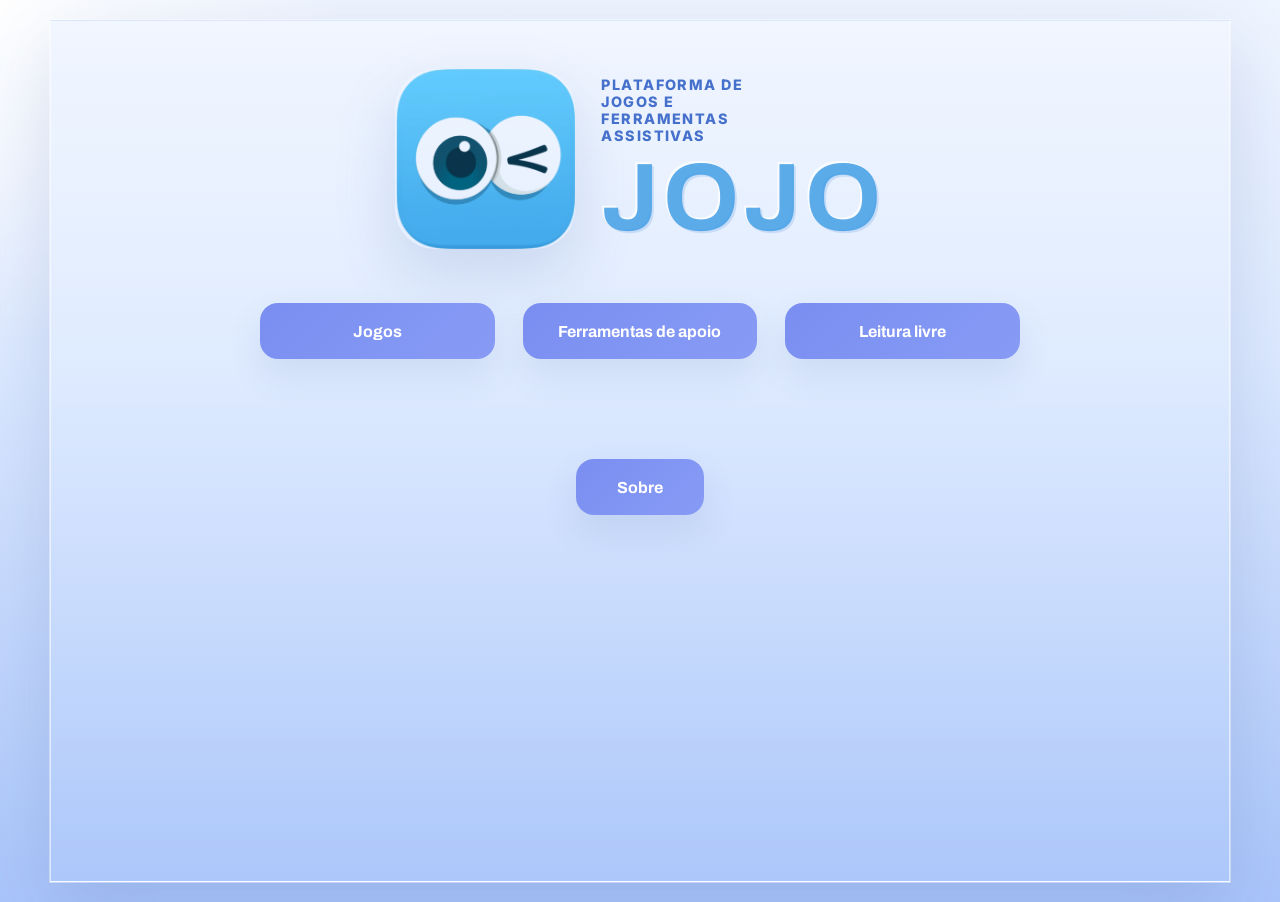
<file: index.html>
<!DOCTYPE html>
<html lang="pt-BR">
<head>
    <meta charset="UTF-8">
    <meta name="viewport" content="width=device-width, initial-scale=1.0, viewport-fit=cover">
    <meta name="theme-color" content="#dbe9ff">
    <meta name="mobile-web-app-capable" content="yes">
    <meta name="apple-mobile-web-app-capable" content="yes">
    <meta name="apple-mobile-web-app-status-bar-style" content="default">
    <meta name="apple-mobile-web-app-title" content="JOJO">
    <title>JOJO | Plataforma Educativa</title>
    <link rel="manifest" href="./manifest.webmanifest">
    <link rel="icon" type="image/png" sizes="192x192" href="./assets/icon-192.png">
    <link rel="apple-touch-icon" href="./assets/icon-192.png">
    <link rel="preconnect" href="https://fonts.googleapis.com">
    <link rel="preconnect" href="https://fonts.gstatic.com" crossorigin>
    <link href="https://fonts.googleapis.com/css2?family=Archivo:wght@500;600;700;800&family=Inter:wght@400;500;600;700;800&display=swap" rel="stylesheet">
    <link rel="stylesheet" href="./styles/main.css">
</head>
<body>
    <div class="app-shell">
        <main class="app-screen">
            <header class="brand-hero">
                <img
                    class="brand-hero__logo"
                    src="./assets/jojo-eyes-logo.png"
                    alt="Logo JOJO"
                >
                <div class="brand-hero__copy">
                    <p class="brand-hero__eyebrow">Plataforma de jogos e ferramentas assistivas</p>
                    <h1>JOJO</h1>
                </div>
            </header>

            <section class="home-actions" aria-label="Acesso rápido da plataforma">
                <button class="home-action" type="button" data-section="games">Jogos</button>
                <button class="home-action" type="button" data-section="tools">Ferramentas de apoio</button>
                <button class="home-action" type="button" data-section="freeReading">Leitura livre</button>
                <button class="home-action home-action--about" type="button" data-section="about">Sobre</button>
            </section>

            <button id="installAppBtn" class="install-app-button" type="button" hidden>Baixar app JOJO</button>
        </main>

        <div id="sheetBackdrop" class="sheet-backdrop hidden"></div>

        <section
            id="appSheet"
            class="app-sheet"
            aria-hidden="true"
            aria-labelledby="sheetTitle"
        >
            <div class="sheet-handle" aria-hidden="true"></div>

            <header class="sheet-header">
                <div>
                    <p id="sheetEyebrow" class="sheet-header__eyebrow"></p>
                    <h2 id="sheetTitle"></h2>
                </div>
                <button id="sheetCloseBtn" class="icon-button" type="button" aria-label="Fechar painel">×</button>
            </header>

            <div id="sheetTabs" class="sheet-tabs hidden" role="tablist" aria-label="Categorias da seção"></div>
            <div id="sheetContent" class="sheet-content"></div>
        </section>
    </div>

    <script src="./scripts/data.js"></script>
    <script src="./scripts/app.js"></script>
    <script src="./scripts/pwa.js"></script>
</body>
</html>
</file>
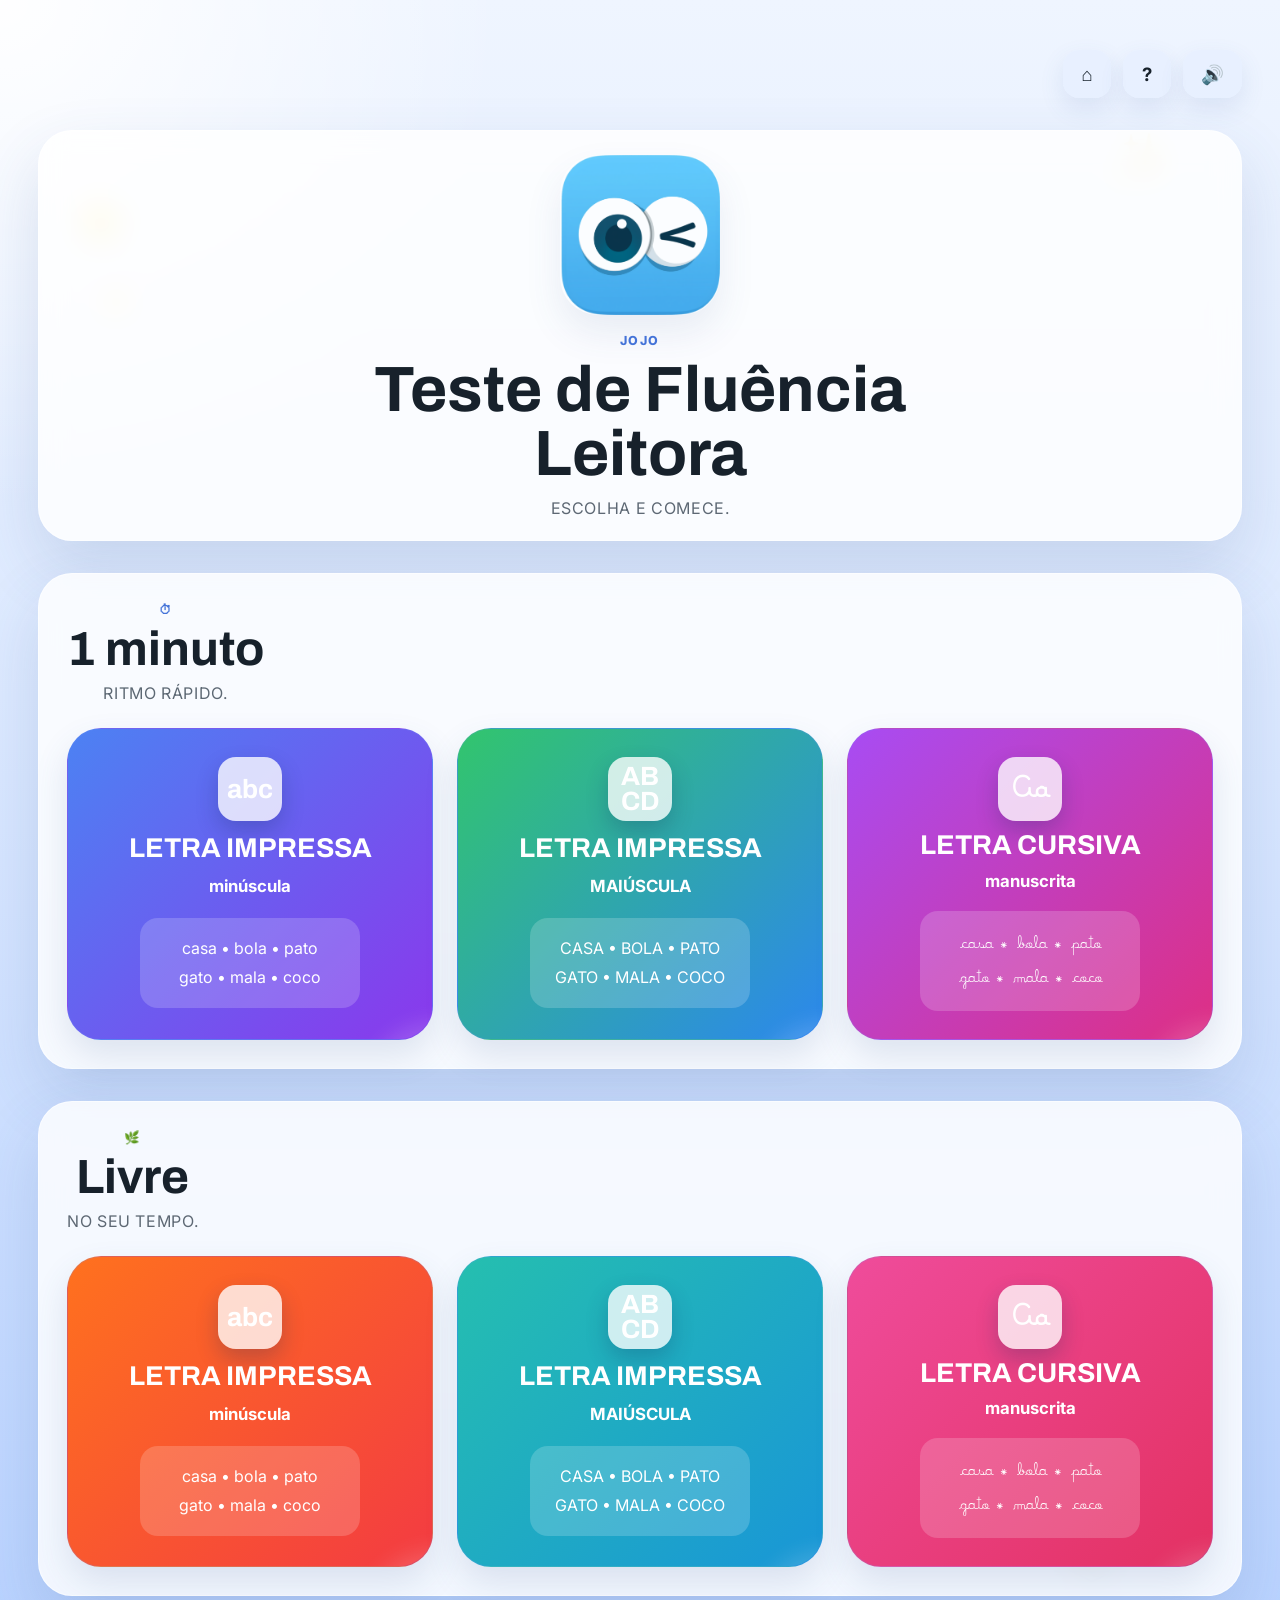
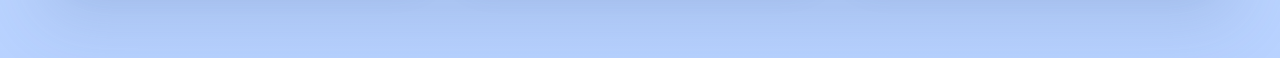
<file: jogos/palavras/index.html>
<!DOCTYPE html>
<html lang="pt-BR">
<head>
    <meta charset="UTF-8">
    <meta name="viewport" content="width=device-width, initial-scale=1.0, viewport-fit=cover">
    <meta name="theme-color" content="#b8d2ff">
    <meta name="apple-mobile-web-app-capable" content="yes">
    <meta name="apple-mobile-web-app-status-bar-style" content="default">
    <meta name="apple-mobile-web-app-title" content="JOJO">
    <link rel="manifest" href="../../manifest.webmanifest">
    <link rel="icon" type="image/png" sizes="192x192" href="../../assets/icon-192.png">
    <link rel="apple-touch-icon" href="../../assets/icon-192.png">
    <title>JOJO | Fluência Leitora - Palavras</title>
    <link rel="preconnect" href="https://fonts.googleapis.com">
    <link rel="preconnect" href="https://fonts.gstatic.com" crossorigin>
    <link href="https://fonts.googleapis.com/css2?family=Archivo:wght@500;600;700;800&family=Inter:wght@400;500;600;700;800&display=swap" rel="stylesheet">
    <link rel="stylesheet" href="./styles.css">
</head>
<body>
    <div class="app-shell">
        <div id="homeScreen" class="screen screen--home">
            <div class="home-top-actions">
                <a class="ghost-button ghost-button--pill utility-button" href="../../" aria-label="Voltar à JOJO">
                    <span aria-hidden="true">⌂</span>
                    <span class="sr-only">Voltar à JOJO</span>
                </a>
                <button id="openInfoBtn" class="ghost-button ghost-button--pill utility-button" type="button" aria-label="Abrir ajuda">
                    <span aria-hidden="true">?</span>
                    <span class="sr-only">Abrir ajuda</span>
                </button>
                <button id="toggleSoundBtn" class="ghost-button ghost-button--pill utility-button" type="button" aria-pressed="true" aria-label="Som ligado">
                    <span aria-hidden="true">🔊</span>
                    <span class="sr-only">Som ligado</span>
                </button>
            </div>

            <div class="home-decor" aria-hidden="true">
                <span class="home-decor__emoji home-decor__emoji--left">⭐</span>
                <span class="home-decor__emoji home-decor__emoji--right">✨</span>
                <span class="home-decor__emoji home-decor__emoji--bottom">📚</span>
                <span class="home-decor__dot home-decor__dot--yellow"></span>
                <span class="home-decor__dot home-decor__dot--pink"></span>
                <span class="home-decor__dot home-decor__dot--blue"></span>
            </div>

            <header class="hero">
                <div class="brand">
                    <img src="./assets/jojo-eyes-logo.png" alt="Logo JOJO" class="brand__logo">
                    <div class="brand__copy">
                        <p class="eyebrow">JOJO</p>
                        <h1>Teste de Fluência Leitora</h1>
                        <p class="hero__text">Escolha e comece.</p>
                    </div>
                </div>
            </header>

            <section class="mode-section">
                <div class="section-heading section-heading--stack">
                    <p class="eyebrow">⏱</p>
                    <h2>1 minuto</h2>
                    <p class="section-text">Ritmo rápido.</p>
                </div>

                <div class="selection-grid">
                    <button class="mode-card mode-card--timed-lower" type="button" data-start-mode="timed" data-letter="lowercase">
                        <span class="mode-card__icon">abc</span>
                        <strong>LETRA IMPRESSA</strong>
                        <span class="mode-card__subtitle">minúscula</span>
                        <div class="mode-card__preview">
                            <p>casa • bola • pato</p>
                            <p>gato • mala • coco</p>
                        </div>
                    </button>
                    <button class="mode-card mode-card--timed-upper" type="button" data-start-mode="timed" data-letter="uppercase">
                        <span class="mode-card__icon">AB<br>CD</span>
                        <strong>LETRA IMPRESSA</strong>
                        <span class="mode-card__subtitle">MAIÚSCULA</span>
                        <div class="mode-card__preview">
                            <p>CASA • BOLA • PATO</p>
                            <p>GATO • MALA • COCO</p>
                        </div>
                    </button>
                    <button class="mode-card mode-card--timed-cursive" type="button" data-start-mode="timed" data-letter="cursive">
                        <span class="mode-card__icon mode-card__icon--cursive">Aa</span>
                        <strong>LETRA CURSIVA</strong>
                        <span class="mode-card__subtitle">manuscrita</span>
                        <div class="mode-card__preview mode-card__preview--cursive">
                            <p>casa • bola • pato</p>
                            <p>gato • mala • coco</p>
                        </div>
                    </button>
                </div>
            </section>

            <section class="mode-section">
                <div class="section-heading section-heading--stack">
                    <p class="eyebrow">🌿</p>
                    <h2>Livre</h2>
                    <p class="section-text">No seu tempo.</p>
                </div>

                <div class="selection-grid">
                    <button class="mode-card mode-card--free-lower" type="button" data-start-mode="free" data-letter="lowercase">
                        <span class="mode-card__icon">abc</span>
                        <strong>LETRA IMPRESSA</strong>
                        <span class="mode-card__subtitle">minúscula</span>
                        <div class="mode-card__preview">
                            <p>casa • bola • pato</p>
                            <p>gato • mala • coco</p>
                        </div>
                    </button>
                    <button class="mode-card mode-card--free-upper" type="button" data-start-mode="free" data-letter="uppercase">
                        <span class="mode-card__icon">AB<br>CD</span>
                        <strong>LETRA IMPRESSA</strong>
                        <span class="mode-card__subtitle">MAIÚSCULA</span>
                        <div class="mode-card__preview">
                            <p>CASA • BOLA • PATO</p>
                            <p>GATO • MALA • COCO</p>
                        </div>
                    </button>
                    <button class="mode-card mode-card--free-cursive" type="button" data-start-mode="free" data-letter="cursive">
                        <span class="mode-card__icon mode-card__icon--cursive">Aa</span>
                        <strong>LETRA CURSIVA</strong>
                        <span class="mode-card__subtitle">manuscrita</span>
                        <div class="mode-card__preview mode-card__preview--cursive">
                            <p>casa • bola • pato</p>
                            <p>gato • mala • coco</p>
                        </div>
                    </button>
                </div>
            </section>
        </div>

        <div id="sessionScreen" class="screen screen--session hidden" data-mode="timed">
            <header class="session-header">
                <button id="backHomeBtn" class="icon-button icon-button--light" type="button" aria-label="Voltar ao início">←</button>

                <div class="session-center">
                    <p id="sessionModeLabel" class="session-pill">Teste cronometrado</p>
                    <div id="timerValue" class="session-timer">01:00</div>
                    <p id="timerCaption" class="session-caption">Tempo restante</p>
                    <p id="sessionLetterLabel" class="session-letter-label">Letra impressa minúscula</p>
                </div>

                <div class="session-side">
                    <div class="session-tool-stack">
                        <button id="sessionSoundBtn" class="ghost-button ghost-button--small ghost-button--light utility-button utility-button--light" type="button" aria-pressed="true" aria-label="Som ligado">
                            <span aria-hidden="true">🔊</span>
                            <span class="sr-only">Som ligado</span>
                        </button>
                        <button id="rotateScreenBtn" class="ghost-button ghost-button--small ghost-button--light orientation-button utility-button utility-button--light" type="button" aria-label="Girar para horizontal">
                            <span aria-hidden="true">↔</span>
                            <span class="sr-only">Girar para horizontal</span>
                        </button>
                    </div>
                    <div class="session-scoreboard">
                        <div id="shownValue" class="session-scoreboard__value">0/100</div>
                        <div class="session-scoreboard__label">Palavras</div>
                        <div id="readValue" class="session-scoreboard__line">0 lidas</div>
                        <div id="paceValue" class="session-scoreboard__line session-scoreboard__line--success">0 PPM</div>
                        <span id="skippedValue" class="sr-only">0</span>
                    </div>
                </div>
            </header>

            <section class="word-stage">
                <div id="wordDisplay" class="word-display">Clique em próxima para começar</div>
                <p id="helperText" class="helper-text">␣ avança • ✕ marca • ↵ encerra</p>
            </section>

            <div class="session-actions">
                <button id="finishBtn" class="floating-button floating-button--finish" type="button">Encerrar</button>

                <div class="session-actions__right">
                    <button id="skipBtn" class="floating-button floating-button--skip" type="button" aria-label="Não conseguiu ler">✕</button>
                    <button id="nextBtn" class="floating-button floating-button--next" type="button">
                        <span class="floating-button__icon">▶</span>
                        <span>Próxima</span>
                    </button>
                </div>
            </div>
        </div>

        <div id="resultScreen" class="screen screen--result hidden">
            <div class="result-card">
                <p class="eyebrow">Resumo</p>
                <h2 id="resultTitle">Sessão concluída</h2>
                <div class="result-score">
                    <strong id="resultScore">0</strong>
                    <span id="resultScoreLabel">palavras lidas</span>
                </div>
                <p id="resultPace" class="result-pace">0 PPM</p>
                <p id="resultSummary" class="result-summary"></p>

                <div id="resultSkippedBox" class="result-skipped hidden">
                    <span class="eyebrow">Palavras com dificuldade</span>
                    <p id="resultSkippedWords"></p>
                </div>

                <div class="result-actions">
                    <button id="retryBtn" class="primary-button" type="button">Tentar novamente</button>
                    <button id="resultHomeBtn" class="ghost-button" type="button">Voltar ao início</button>
                </div>
            </div>
        </div>

        <div id="infoModal" class="modal hidden" aria-hidden="true">
            <div class="modal__backdrop"></div>
            <div class="modal__panel" role="dialog" aria-modal="true" aria-labelledby="infoTitle">
                <div class="modal__header">
                    <div>
                        <p class="eyebrow">Informações</p>
                        <h2 id="infoTitle">Ajuda</h2>
                    </div>
                    <button id="closeInfoBtn" class="icon-button" type="button" aria-label="Fechar">×</button>
                </div>

                <div class="modal__content">
                    <p>Este jogo foi pensado para treinar leitura de palavras de forma simples, clara e rápida.</p>
                    <ul class="bullet-list">
                        <li>O modo cronometrado calcula palavras por minuto.</li>
                        <li>O modo livre ajuda no treino sem pressão.</li>
                        <li>É possível ativar ou desligar os sons do jogo.</li>
                    </ul>
                    <div>
                        <p class="modal__subtitle">Média esperada de referência</p>
                        <div id="benchmarkGrid" class="benchmark-grid"></div>
                    </div>
                    <p>Na próxima etapa, podemos separar também por série, nível e tema, sem mudar a base do jogo.</p>
                </div>
            </div>
        </div>
    </div>

    <script src="./data.js"></script>
    <script src="./app.js"></script>
    <script src="../../scripts/pwa.js"></script>
</body>
</html>
</file>
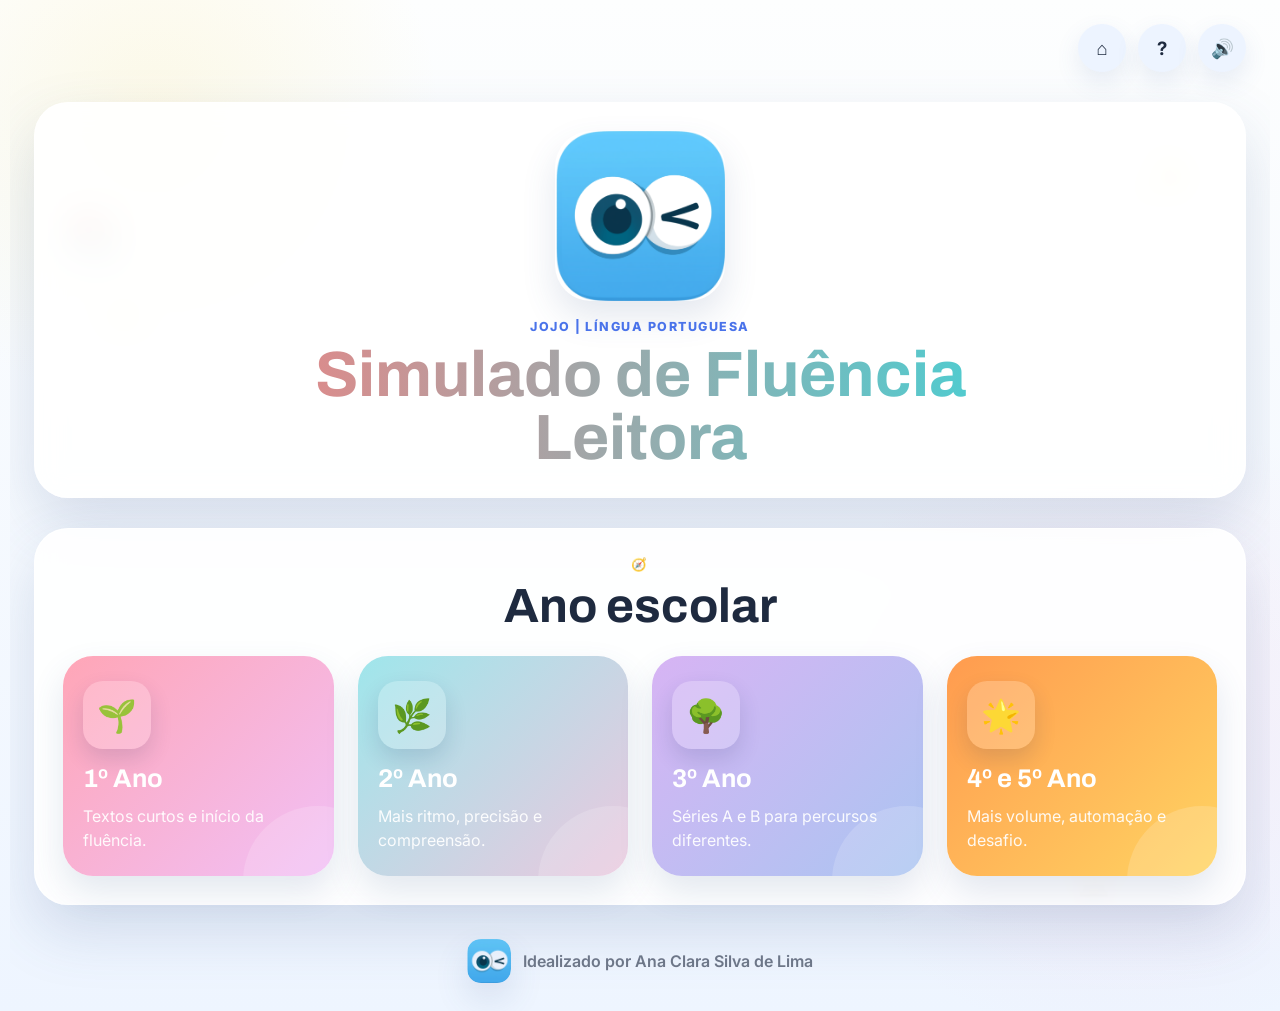
<file: jogos/textos/index.html>
<!DOCTYPE html>
<html lang="pt-BR">
<head>
    <meta charset="UTF-8">
    <meta name="viewport" content="width=device-width, initial-scale=1.0, viewport-fit=cover">
    <meta name="theme-color" content="#b8d2ff">
    <meta name="apple-mobile-web-app-capable" content="yes">
    <meta name="apple-mobile-web-app-status-bar-style" content="default">
    <meta name="apple-mobile-web-app-title" content="JOJO">
    <title>JOJO | Fluência Leitora - Textos</title>
    <link rel="manifest" href="../../manifest.webmanifest">
    <link rel="icon" type="image/png" sizes="192x192" href="../../assets/icon-192.png">
    <link rel="apple-touch-icon" href="../../assets/icon-192.png">
    <link rel="preconnect" href="https://fonts.googleapis.com">
    <link rel="preconnect" href="https://fonts.gstatic.com" crossorigin>
    <link href="https://fonts.googleapis.com/css2?family=Archivo:wght@500;600;700;800&family=Inter:wght@400;500;600;700;800&display=swap" rel="stylesheet">
    <link rel="stylesheet" href="./styles.css">
</head>
<body>
    <div class="app-shell">
        <div id="homeScreen" class="screen screen--home">
            <div class="home-top-actions">
                <a class="ghost-button ghost-button--pill utility-button" href="../../" aria-label="Voltar à JOJO">
                    <span aria-hidden="true">⌂</span>
                    <span class="sr-only">Voltar à JOJO</span>
                </a>
                <button id="openInfoBtn" class="ghost-button ghost-button--pill utility-button" type="button" aria-label="Abrir ajuda">
                    <span aria-hidden="true">?</span>
                    <span class="sr-only">Abrir ajuda</span>
                </button>
                <button id="toggleSoundBtn" class="ghost-button ghost-button--pill utility-button" type="button" aria-pressed="true" aria-label="Som ligado">
                    <span aria-hidden="true">🔊</span>
                    <span class="sr-only">Som ligado</span>
                </button>
            </div>

            <div class="home-decor" aria-hidden="true">
                <span class="home-decor__emoji home-decor__emoji--left">📚</span>
                <span class="home-decor__emoji home-decor__emoji--right">✨</span>
                <span class="home-decor__emoji home-decor__emoji--bottom">🏆</span>
                <span class="home-decor__dot home-decor__dot--yellow"></span>
                <span class="home-decor__dot home-decor__dot--pink"></span>
                <span class="home-decor__dot home-decor__dot--blue"></span>
            </div>

            <header class="hero">
                <div class="brand">
                    <img src="./assets/jojo-eyes-logo.png" alt="Logo JOJO" class="brand__logo">
                    <div class="brand__copy">
                        <p class="eyebrow">JOJO | Língua Portuguesa</p>
                        <h1>Simulado de Fluência Leitora</h1>
                    </div>
                </div>
            </header>

            <section class="mode-section">
                <div class="section-heading section-heading--stack">
                    <p class="eyebrow">🧭</p>
                    <h2>Ano escolar</h2>
                </div>

                <div class="year-grid">
                    <button class="year-card year-card--one" type="button" data-year="1">
                        <span class="year-card__icon">🌱</span>
                        <strong>1º Ano</strong>
                        <span>Textos curtos e início da fluência.</span>
                    </button>
                    <button class="year-card year-card--two" type="button" data-year="2">
                        <span class="year-card__icon">🌿</span>
                        <strong>2º Ano</strong>
                        <span>Mais ritmo, precisão e compreensão.</span>
                    </button>
                    <button class="year-card year-card--three" type="button" data-year="3">
                        <span class="year-card__icon">🌳</span>
                        <strong>3º Ano</strong>
                        <span>Séries A e B para percursos diferentes.</span>
                    </button>
                    <button class="year-card year-card--four" type="button" data-year="4">
                        <span class="year-card__icon">🌟</span>
                        <strong>4º e 5º Ano</strong>
                        <span>Mais volume, automação e desafio.</span>
                    </button>
                </div>
            </section>

            <div class="credits-strip">
                <img src="./assets/jojo-eyes-logo.png" alt="JOJO">
                <p>Idealizado por Ana Clara Silva de Lima</p>
            </div>
        </div>

        <div id="selectionScreen" class="screen screen--selection hidden">
            <div class="home-top-actions">
                <button id="selectionBackBtn" class="ghost-button ghost-button--pill utility-button" type="button" aria-label="Voltar">
                    <span aria-hidden="true">←</span>
                    <span class="sr-only">Voltar</span>
                </button>
                <button id="selectionInfoBtn" class="ghost-button ghost-button--pill utility-button" type="button" aria-label="Abrir ajuda">
                    <span aria-hidden="true">?</span>
                    <span class="sr-only">Abrir ajuda</span>
                </button>
                <button id="selectionSoundBtn" class="ghost-button ghost-button--pill utility-button" type="button" aria-pressed="true" aria-label="Som ligado">
                    <span aria-hidden="true">🔊</span>
                    <span class="sr-only">Som ligado</span>
                </button>
            </div>

            <section class="surface-card selection-panel">
                <p id="selectionEyebrow" class="eyebrow"></p>
                <h2 id="selectionTitle"></h2>
                <div id="selectionGrid" class="selection-card-grid"></div>
            </section>
        </div>

        <div id="sessionScreen" class="screen screen--session hidden">
            <header class="session-header">
                <button id="sessionHomeBtn" class="icon-button icon-button--light" type="button" aria-label="Voltar ao início">←</button>

                <div class="session-center">
                    <p id="sessionEyebrow" class="session-pill"></p>
                    <div id="sessionHeading" class="session-heading"></div>
                    <p id="sessionCode" class="session-caption"></p>
                </div>

                <div class="session-tools">
                    <button id="sessionSoundBtn" class="ghost-button ghost-button--small ghost-button--light utility-button utility-button--light" type="button" aria-pressed="true" aria-label="Som ligado">
                        <span aria-hidden="true">🔊</span>
                        <span class="sr-only">Som ligado</span>
                    </button>
                    <button id="toggleBoldBtn" class="ghost-button ghost-button--small ghost-button--light utility-button utility-button--light" type="button" aria-pressed="false" aria-label="Ativar texto em negrito">
                        <span aria-hidden="true">𝐁</span>
                        <span class="sr-only">Ativar texto em negrito</span>
                    </button>
                    <button id="rotateScreenBtn" class="ghost-button ghost-button--small ghost-button--light orientation-button utility-button utility-button--light" type="button" aria-label="Girar para horizontal">
                        <span aria-hidden="true">↔</span>
                        <span class="sr-only">Girar para horizontal</span>
                    </button>
                </div>
            </header>

            <section class="surface-card session-summary">
                <div class="session-toolbar">
                    <div>
                        <p id="sessionStepHint" class="eyebrow"></p>
                        <h2>Acompanhe tempo e erros</h2>
                    </div>
                    <button id="backToSelectionBtn" class="text-link-button" type="button">Voltar aos testes</button>
                </div>

                <div id="stepNavigation" class="step-nav"></div>

                <div class="stats-row">
                    <article class="stat-card">
                        <strong id="timer">00:00</strong>
                        <span>Tempo</span>
                        <small id="timeLimitLabel"></small>
                    </article>
                    <article class="stat-card stat-card--danger">
                        <strong id="errorCount">0</strong>
                        <span>Erros</span>
                        <small id="maxErrorsLabel"></small>
                    </article>
                </div>
            </section>

            <div class="control-dock">
                <button id="startBtn" class="control-button control-button--start" type="button">Iniciar</button>
                <button id="stopBtn" class="control-button control-button--stop" type="button" disabled>Parar</button>
                <button id="errorBtn" class="control-button control-button--warn" type="button">+1 Erro</button>
                <button id="resetBtn" class="control-button control-button--reset" type="button">Reset</button>
            </div>

            <section id="textStep" class="surface-card step-panel">
                <h3 class="step-title">📖 Leitura do Texto</h3>

                <div class="text-stage">
                    <h4 id="textTitle"></h4>
                    <div id="readingText" class="reading-text"></div>
                </div>

                <div class="content-grid">
                    <article class="info-box">
                        <h4>📋 Critérios de avaliação</h4>
                        <div class="criteria-list">
                            <p><strong>Prosódia:</strong> Ritmo e entonação adequados.</p>
                            <p><strong>Precisão:</strong> <span id="criteriaMaxErrors"></span></p>
                            <p><strong>Tempo:</strong> <span id="criteriaMaxTime"></span></p>
                        </div>
                    </article>

                    <details id="questionsDetails" class="info-box info-box--questions questions-drawer" open>
                        <summary class="questions-drawer__summary">❓ Perguntas de compreensão</summary>
                        <div class="questions-drawer__content">
                            <div id="questions" class="question-list"></div>
                            <button id="checkAnswersBtn" class="primary-button question-check-button" type="button">Verificar respostas</button>
                            <div id="results" class="results-box hidden"></div>
                        </div>
                    </details>
                </div>
            </section>

            <section id="wordsStep" class="surface-card step-panel hidden">
                <h3 class="step-title">📝 Leitura de Palavras</h3>
                <p class="step-text">Treine o reconhecimento rápido das palavras antes de seguir para a próxima etapa.</p>

                <div id="wordsGrid" class="chip-grid"></div>

                <div id="autoWordsInterface" class="auto-panel hidden">
                    <div class="auto-panel__top">
                        <div class="auto-progress">
                            <span>Palavra</span>
                            <strong><span id="wordCounter">0</span> de <span id="totalWords">0</span></strong>
                        </div>
                        <div class="auto-panel__actions">
                            <button id="startAutoWords" class="primary-button" type="button">Iniciar palavras</button>
                            <button id="markNotRead" class="secondary-button" type="button" disabled>Não leu</button>
                        </div>
                    </div>

                    <div id="autoWordsGrid" class="chip-grid chip-grid--auto"></div>

                    <div class="warning-box">
                        <h4>Palavras não lidas</h4>
                        <p><strong id="notReadCount">0</strong> marcadas</p>
                        <div id="notReadList" class="warning-box__list">Nenhuma palavra marcada.</div>
                    </div>
                </div>
            </section>

            <section id="pseudoStep" class="surface-card step-panel hidden">
                <h3 class="step-title">🔤 Leitura de Pseudopalavras</h3>
                <p class="step-text">Palavras inventadas que seguem as regras do português e ajudam a avaliar a decodificação.</p>

                <div id="pseudoGrid" class="chip-grid chip-grid--pseudo"></div>

                <div id="autoPseudoInterface" class="auto-panel hidden">
                    <div class="auto-panel__top">
                        <div class="auto-progress">
                            <span>Pseudopalavra</span>
                            <strong><span id="pseudoCounter">0</span> de <span id="totalPseudos">0</span></strong>
                        </div>
                        <div class="auto-panel__actions">
                            <button id="startAutoPseudos" class="primary-button" type="button">Iniciar pseudopalavras</button>
                            <button id="markPseudoNotRead" class="secondary-button" type="button" disabled>Não leu</button>
                        </div>
                    </div>

                    <div id="autoPseudoGrid" class="chip-grid chip-grid--auto chip-grid--pseudo"></div>

                    <div class="warning-box">
                        <h4>Pseudopalavras não lidas</h4>
                        <p><strong id="pseudoNotReadCount">0</strong> marcadas</p>
                        <div id="pseudoNotReadList" class="warning-box__list">Nenhuma pseudopalavra marcada.</div>
                    </div>
                </div>
            </section>
        </div>

        <div id="infoModal" class="modal hidden" aria-hidden="true">
            <div class="modal__backdrop"></div>
            <div class="modal__panel" role="dialog" aria-modal="true" aria-labelledby="infoTitle">
                <div class="modal__header">
                    <div>
                        <p class="eyebrow">Informações</p>
                        <h2 id="infoTitle">Ajuda</h2>
                    </div>
                    <button id="closeInfoBtn" class="icon-button" type="button" aria-label="Fechar">×</button>
                </div>

                <div class="modal__content">
                    <p>Este jogo foi pensado para treinar fluência leitora com a mesma lógica de um simulado: texto, compreensão, palavras e pseudopalavras.</p>
                    <ul class="bullet-list">
                        <li>Escolha o ano escolar e depois o teste desejado.</li>
                        <li>Use o cronômetro para acompanhar o tempo da leitura.</li>
                        <li>Marque erros durante a aplicação sem perder o foco no texto.</li>
                        <li>No 4º e 5º ano, as listas podem ser exibidas automaticamente em sequência.</li>
                        <li>Os sons ajudam a sinalizar começo, erros, conferência e avisos.</li>
                    </ul>
                    <p>O conteúdo dos testes foi mantido como na versão original; aqui nós melhoramos a experiência visual, a navegação e a organização do código.</p>
                </div>
            </div>
        </div>
    </div>

    <script src="./data.js"></script>
    <script src="./app.js"></script>
    <script src="../../scripts/pwa.js"></script>
</body>
</html>
</file>
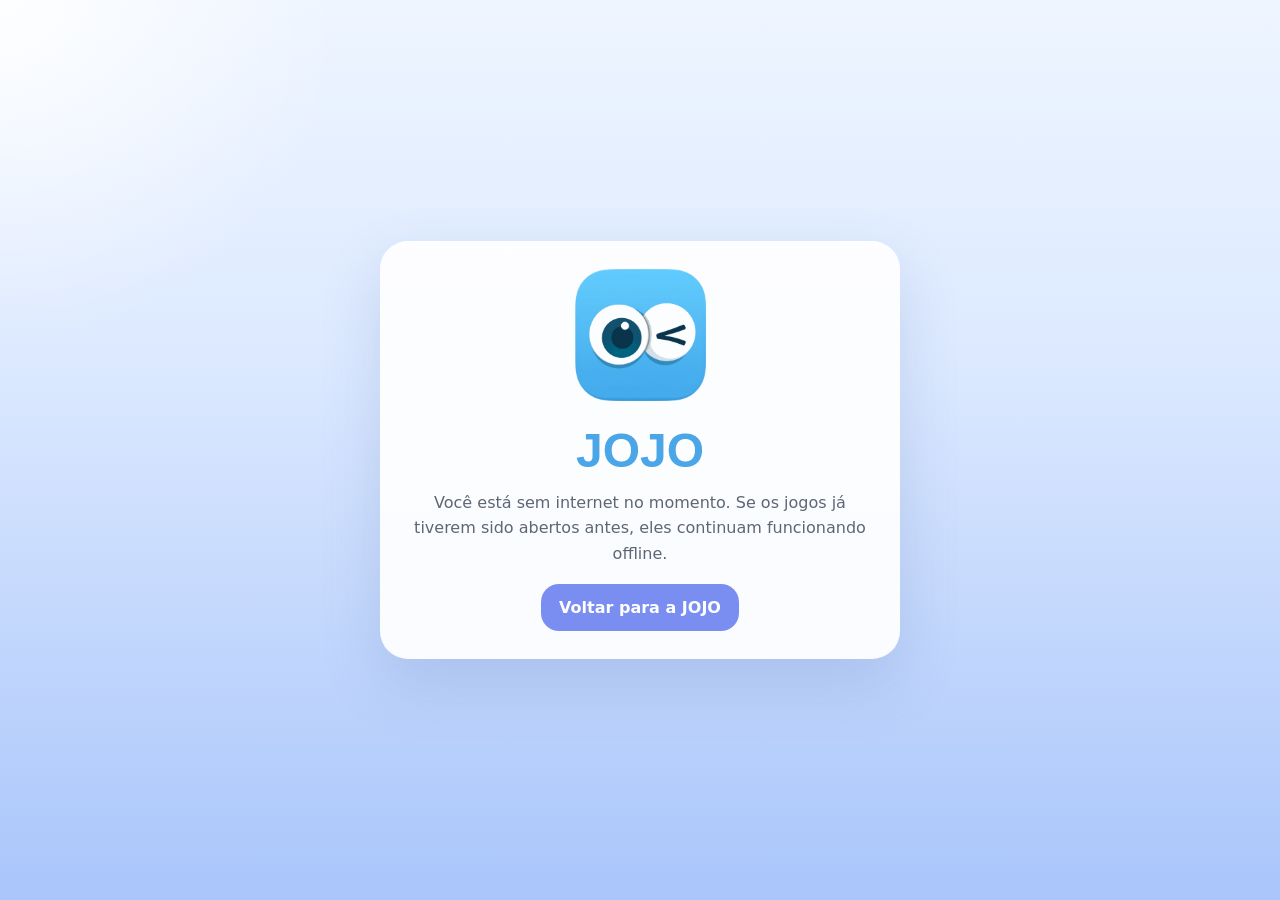
<file: offline.html>
<!DOCTYPE html>
<html lang="pt-BR">
<head>
    <meta charset="UTF-8">
    <meta name="viewport" content="width=device-width, initial-scale=1.0, viewport-fit=cover">
    <meta name="theme-color" content="#dbe9ff">
    <title>JOJO | Offline</title>
    <style>
        :root {
            --bg-top: #eef5ff;
            --bg-bottom: #a9c5fa;
            --surface: rgba(255, 255, 255, 0.92);
            --ink: #18212c;
            --muted: #5d6774;
            --shadow: 0 24px 60px rgba(72, 103, 168, 0.18);
        }

        * { box-sizing: border-box; }
        body {
            margin: 0;
            min-height: 100vh;
            display: grid;
            place-items: center;
            padding: 24px;
            font-family: Inter, system-ui, sans-serif;
            color: var(--ink);
            background:
                radial-gradient(circle at top left, rgba(255,255,255,0.92), transparent 22%),
                linear-gradient(180deg, var(--bg-top) 0%, #dce9ff 40%, var(--bg-bottom) 100%);
        }

        .card {
            width: min(100%, 520px);
            padding: 28px 24px;
            border-radius: 28px;
            background: var(--surface);
            box-shadow: var(--shadow);
            text-align: center;
        }

        img {
            width: min(42vw, 132px);
            border-radius: 26px;
        }

        h1 {
            margin: 18px 0 12px;
            font-family: Archivo, Inter, sans-serif;
            font-size: clamp(2rem, 7vw, 3rem);
            color: #4aa6e6;
        }

        p {
            margin: 0;
            line-height: 1.6;
            color: var(--muted);
        }

        a {
            display: inline-block;
            margin-top: 18px;
            padding: 14px 18px;
            border-radius: 18px;
            background: #7a8ef1;
            color: white;
            text-decoration: none;
            font-weight: 700;
        }
    </style>
</head>
<body>
    <section class="card">
        <img src="./assets/jojo-eyes-logo.png" alt="Logo JOJO">
        <h1>JOJO</h1>
        <p>Você está sem internet no momento. Se os jogos já tiverem sido abertos antes, eles continuam funcionando offline.</p>
        <a href="./">Voltar para a JOJO</a>
    </section>
</body>
</html>
</file>
<file: styles/main.css>
:root {
    --bg-top: #eff5ff;
    --bg-bottom: #a9c5fa;
    --surface: rgba(255, 255, 255, 0.3);
    --surface-strong: rgba(255, 255, 255, 0.88);
    --surface-soft: rgba(236, 244, 255, 0.88);
    --primary: #7a8ef1;
    --primary-strong: #6d82ef;
    --primary-soft: rgba(122, 142, 241, 0.14);
    --ink: #18212c;
    --muted: #5d6774;
    --line: rgba(73, 108, 179, 0.2);
    --shadow-lg: 0 24px 60px rgba(72, 103, 168, 0.18);
    --shadow-md: 0 16px 34px rgba(72, 103, 168, 0.12);
    --radius-xl: 34px;
    --radius-lg: 24px;
    --radius-md: 18px;
    --transition: 180ms ease;
}

* {
    box-sizing: border-box;
}

html,
body {
    min-height: 100%;
}

body {
    margin: 0;
    font-family: "Inter", sans-serif;
    color: var(--ink);
    background:
        radial-gradient(circle at top left, rgba(255, 255, 255, 0.92), transparent 22%),
        linear-gradient(180deg, var(--bg-top) 0%, #dce9ff 40%, var(--bg-bottom) 100%);
}

body.sheet-open {
    overflow: hidden;
}

button,
a {
    -webkit-tap-highlight-color: transparent;
}

.app-shell {
    position: relative;
    width: min(100%, 460px);
    min-height: 100vh;
    margin: 0 auto;
    overflow: hidden;
    background: linear-gradient(180deg, rgba(255, 255, 255, 0.1), rgba(255, 255, 255, 0.03));
}

.app-screen {
    min-height: 100vh;
    padding:
        calc(env(safe-area-inset-top, 0px) + 24px)
        20px
        calc(env(safe-area-inset-bottom, 0px) + 24px);
    display: flex;
    flex-direction: column;
}

.brand-hero {
    display: grid;
    justify-items: center;
    gap: 18px;
    text-align: center;
    margin-top: 8px;
}

.brand-hero__logo {
    width: min(42vw, 172px);
    aspect-ratio: 1;
    object-fit: cover;
    border-radius: 32px;
    box-shadow: var(--shadow-lg);
}

.brand-hero__copy {
    display: grid;
    gap: 10px;
}

.brand-hero__eyebrow,
.sheet-header__eyebrow,
.card-tag {
    margin: 0;
    font-size: 0.75rem;
    font-weight: 800;
    letter-spacing: 0.12em;
    text-transform: uppercase;
    color: #4570cb;
}

.brand-hero h1,
.sheet-header h2,
.list-card h3,
.section-card__title,
.tab-button {
    margin: 0;
    font-family: "Archivo", sans-serif;
}

.brand-hero h1 {
    font-size: clamp(3.2rem, 13vw, 5.4rem);
    line-height: 0.92;
    letter-spacing: 0.04em;
    color: rgba(71, 160, 230, 0.88);
    text-shadow:
        -2px -2px 0 rgba(255, 255, 255, 0.72),
        2px 2px 0 rgba(103, 160, 224, 0.25);
}

.home-actions {
    display: grid;
    grid-template-columns: repeat(2, minmax(0, 1fr));
    gap: 14px;
    margin-top: 34px;
}

.install-app-button {
    min-height: 58px;
    margin: 18px auto 0;
    padding: 0 20px;
    border: 0;
    border-radius: 18px;
    background: rgba(255, 255, 255, 0.94);
    color: #4370cb;
    font-family: "Archivo", sans-serif;
    font-size: 0.98rem;
    font-weight: 700;
    box-shadow: var(--shadow-md);
}

.home-action {
    min-height: 74px;
    border: 0;
    border-radius: 22px;
    padding: 0 16px;
    background: linear-gradient(135deg, var(--primary) 0%, #879bf5 100%);
    color: white;
    font-family: "Archivo", sans-serif;
    font-size: 1rem;
    font-weight: 700;
    box-shadow: var(--shadow-md);
    cursor: pointer;
    transition: transform var(--transition), background var(--transition), box-shadow var(--transition);
}

.home-action:active {
    transform: scale(0.98);
}

.install-app-button:active {
    transform: scale(0.98);
}

.home-action--about {
    grid-column: 1 / -1;
    min-height: 60px;
    width: min(180px, 100%);
    justify-self: center;
}

.app-footer {
    margin-top: auto;
    padding-top: 28px;
}

.app-footer p {
    margin: 0;
    text-align: center;
    color: rgba(24, 33, 44, 0.64);
    font-size: 0.9rem;
    line-height: 1.45;
}

.sheet-backdrop {
    position: fixed;
    inset: 0;
    background: rgba(17, 33, 61, 0.28);
    backdrop-filter: blur(4px);
    z-index: 10;
}

.app-sheet {
    position: fixed;
    left: 50%;
    bottom: 0;
    width: min(100%, 460px);
    max-height: min(78vh, 720px);
    transform: translate(-50%, calc(100% + 20px));
    padding: 12px 16px calc(env(safe-area-inset-bottom, 0px) + 18px);
    background: var(--surface-strong);
    border-top-left-radius: 30px;
    border-top-right-radius: 30px;
    box-shadow: 0 -20px 50px rgba(56, 83, 130, 0.18);
    z-index: 11;
    transition: transform 220ms ease;
    overflow: hidden;
}

.app-sheet.is-open {
    transform: translate(-50%, 0);
}

.sheet-handle {
    width: 52px;
    height: 6px;
    margin: 2px auto 14px;
    border-radius: 999px;
    background: rgba(120, 136, 161, 0.36);
}

.sheet-header {
    display: flex;
    justify-content: space-between;
    gap: 16px;
    align-items: start;
}

.sheet-header h2 {
    font-size: 1.9rem;
    line-height: 1.02;
}

.icon-button {
    width: 40px;
    height: 40px;
    border: 0;
    border-radius: 50%;
    background: var(--surface-soft);
    color: var(--ink);
    font-size: 1.6rem;
    line-height: 1;
    cursor: pointer;
}

button:focus-visible,
a:focus-visible {
    outline: 3px solid rgba(58, 111, 214, 0.34);
    outline-offset: 3px;
}

.sheet-tabs {
    display: flex;
    gap: 10px;
    margin-top: 18px;
    overflow-x: auto;
    padding-bottom: 4px;
}

.tab-button {
    border: 0;
    border-radius: 999px;
    padding: 12px 16px;
    background: var(--surface-soft);
    color: #4e5d70;
    font-size: 0.95rem;
    font-weight: 700;
    white-space: nowrap;
    cursor: pointer;
    transition: background var(--transition), color var(--transition);
}

.tab-button.is-active {
    background: var(--primary);
    color: white;
}

.sheet-content {
    display: grid;
    gap: 12px;
    margin-top: 18px;
    max-height: calc(min(78vh, 720px) - 138px);
    overflow-y: auto;
    padding-right: 2px;
}

.list-card,
.section-card {
    padding: 18px;
    border-radius: 20px;
    background: var(--surface-soft);
    border: 1px solid var(--line);
    box-shadow: var(--shadow-md);
}

.list-card {
    display: grid;
    gap: 8px;
    align-content: start;
}

.list-card h3,
.section-card__title {
    font-size: 1.04rem;
    line-height: 1.18;
}

.list-card h3 {
    white-space: normal;
}

.list-card p,
.section-card p {
    margin: 10px 0 0;
    color: var(--muted);
    line-height: 1.5;
}

.card-badge {
    flex-shrink: 0;
    padding: 8px 10px;
    border-radius: 999px;
    background: var(--primary-soft);
    color: #5570d8;
    font-size: 0.74rem;
    font-weight: 800;
    letter-spacing: 0.04em;
    text-transform: uppercase;
}

.list-card--link {
    display: block;
    color: inherit;
    text-decoration: none;
    cursor: pointer;
    transition: transform var(--transition), box-shadow var(--transition), background var(--transition);
}

.list-card--link:hover {
    transform: translateY(-1px);
    background: rgba(222, 234, 252, 0.98);
}

.list-card--link:active,
.home-action:active,
.tab-button:active,
.icon-button:active {
    transform: scale(0.98);
}

.placeholder-card {
    background: rgba(255, 255, 255, 0.92);
    border-style: dashed;
}

.section-card {
    display: grid;
    gap: 8px;
}

.section-card__title {
    display: flex;
    align-items: center;
    gap: 8px;
}

.hidden {
    display: none !important;
}

@media (min-width: 768px) {
    .app-shell {
        min-height: 100vh;
        box-shadow:
            0 0 0 1px rgba(255, 255, 255, 0.4),
            0 24px 70px rgba(65, 90, 150, 0.18);
    }

    .home-action:hover,
    .icon-button:hover,
    .tab-button:hover {
        transform: translateY(-1px);
    }
}

@media (min-width: 900px) {
    body {
        padding: 20px;
        background:
            radial-gradient(circle at top left, rgba(255, 255, 255, 0.96), transparent 22%),
            linear-gradient(180deg, var(--bg-top) 0%, #dce9ff 40%, var(--bg-bottom) 100%);
    }

    .app-shell {
        width: min(100%, 1180px);
        min-height: calc(100vh - 40px);
        border-radius: 0;
        background:
            linear-gradient(180deg, rgba(255, 255, 255, 0.12), rgba(255, 255, 255, 0.04)),
            linear-gradient(180deg, var(--bg-top) 0%, #dce9ff 40%, var(--bg-bottom) 100%);
        border: 1px solid rgba(255, 255, 255, 0.56);
    }

    .app-screen {
        min-height: calc(100vh - 40px);
        padding: 48px 64px 38px;
    }

    .brand-hero {
        grid-template-columns: auto auto;
        justify-content: center;
        align-items: center;
        gap: 26px;
        margin-top: 0;
    }

    .brand-hero__logo {
        width: 180px;
        border-radius: 40px;
    }

    .brand-hero__copy {
        text-align: left;
        max-width: 420px;
    }

    .brand-hero h1 {
        font-size: 6rem;
    }

    .brand-hero__eyebrow {
        max-width: 18ch;
        font-size: 0.9rem;
        letter-spacing: 0.1em;
    }

    .home-actions {
        width: min(100%, 760px);
        margin: 54px auto 0;
        grid-template-columns: repeat(3, minmax(0, 1fr));
        gap: 28px;
    }

    .home-action {
        min-height: 56px;
        border-radius: 18px;
        font-size: 1rem;
    }

    .home-action--about {
        margin-top: 72px;
        grid-column: 1 / -1;
        width: 128px;
    }

    .app-footer {
        padding-top: 18px;
    }

    .app-footer p {
        font-size: 0.82rem;
        opacity: 0.72;
    }

    .sheet-backdrop {
        background: rgba(17, 33, 61, 0.12);
        backdrop-filter: blur(2px);
        pointer-events: auto;
    }

    .app-sheet {
        position: fixed;
        left: 50%;
        top: clamp(300px, 42vh, 380px);
        bottom: auto;
        width: min(100% - 120px, 860px);
        max-height: min(54vh, 460px);
        transform: translate(-50%, 24px) scale(0.98);
        padding: 18px 22px 22px;
        border-radius: 28px;
        border: 1px solid rgba(122, 142, 241, 0.18);
        box-shadow: 0 26px 60px rgba(67, 93, 145, 0.16);
        background: rgba(255, 255, 255, 0.96);
        opacity: 0;
        pointer-events: none;
    }

    .app-sheet.is-open {
        transform: translate(-50%, 0) scale(1);
        opacity: 1;
        pointer-events: auto;
    }

    .sheet-handle {
        display: none;
    }

    .sheet-header h2 {
        font-size: 1.7rem;
    }

    .sheet-tabs {
        gap: 12px;
        margin-top: 14px;
    }

    .sheet-content {
        grid-template-columns: repeat(2, minmax(0, 1fr));
        max-height: calc(min(54vh, 460px) - 156px);
        align-items: start;
        grid-auto-rows: min-content;
    }

    .list-card,
    .section-card {
        min-height: 0;
        padding: 14px 16px;
        height: auto;
        align-self: start;
    }

    .list-card h3,
    .section-card__title {
        font-size: 0.94rem;
        line-height: 1.22;
    }

    .list-card {
        min-height: auto;
    }

    .list-card p,
    .section-card p {
        font-size: 0.92rem;
    }
}
</file>
<file: jogos/palavras/styles.css>
:root {
    --bg-top: #eff5ff;
    --bg-bottom: #b8d2ff;
    --surface: rgba(255, 255, 255, 0.82);
    --surface-strong: rgba(255, 255, 255, 0.94);
    --surface-soft: rgba(230, 239, 255, 0.8);
    --primary: #7390f3;
    --primary-strong: #5f7fea;
    --secondary: #ff8b6d;
    --secondary-strong: #f06f54;
    --ink: #17212b;
    --muted: #5d6874;
    --line: rgba(73, 108, 179, 0.18);
    --shadow-lg: 0 28px 64px rgba(64, 93, 150, 0.16);
    --shadow-md: 0 18px 36px rgba(64, 93, 150, 0.1);
    --radius-xl: 34px;
    --radius-lg: 24px;
    --radius-md: 18px;
    --transition: 180ms ease;
}

body.session-active .app-shell,
body.result-active .app-shell {
    width: 100%;
    max-width: none;
    padding: 0;
}

body.modal-open,
body.session-active,
body.result-active {
    overflow: hidden;
}

.sr-only {
    position: absolute;
    width: 1px;
    height: 1px;
    padding: 0;
    margin: -1px;
    overflow: hidden;
    clip: rect(0, 0, 0, 0);
    white-space: nowrap;
    border: 0;
}

.screen--home {
    position: relative;
    gap: 32px;
    padding-top: 32px;
    padding-bottom: 44px;
}

.home-top-actions {
    position: sticky;
    top: 18px;
    z-index: 4;
    display: flex;
    justify-content: end;
    gap: 12px;
}

.ghost-button--pill {
    padding-inline: 20px;
    border-radius: 999px;
    box-shadow: 0 10px 24px rgba(78, 108, 173, 0.12);
}

.home-top-actions .ghost-button,
#sessionSoundBtn {
    width: auto;
}

.home-top-actions .ghost-button {
    display: inline-flex;
    align-items: center;
    justify-content: center;
    text-decoration: none;
}

.utility-button {
    width: 48px;
    min-width: 48px;
    min-height: 48px;
    padding: 0;
    border-radius: 999px;
    font-size: 1.15rem;
    line-height: 1;
}

.utility-button--light {
    width: 40px;
    min-width: 40px;
    min-height: 40px;
    font-size: 1rem;
}

.home-decor {
    position: absolute;
    inset: 0;
    pointer-events: none;
}

.home-decor__emoji,
.home-decor__dot {
    position: absolute;
    opacity: 0.4;
}

.home-decor__emoji {
    font-size: clamp(2rem, 4vw, 3.4rem);
    animation: floatDecor 5s ease-in-out infinite;
}

.home-decor__emoji--left {
    top: 170px;
    left: 30px;
}

.home-decor__emoji--right {
    top: 110px;
    right: 70px;
    animation-delay: 1.2s;
}

.home-decor__emoji--bottom {
    right: 120px;
    bottom: 56px;
    animation-delay: 2.1s;
}

.home-decor__dot {
    border-radius: 999px;
    animation: pulseDecor 4.4s ease-in-out infinite;
}

.home-decor__dot--yellow {
    top: 270px;
    left: 64px;
    width: 28px;
    height: 28px;
    background: #ffe47d;
}

.home-decor__dot--pink {
    top: 62%;
    right: 34px;
    width: 24px;
    height: 24px;
    background: #ffc5d5;
    animation-delay: 0.8s;
}

.home-decor__dot--blue {
    bottom: 84px;
    left: 22%;
    width: 18px;
    height: 18px;
    background: #9ec7ff;
    animation-delay: 1.6s;
}

.hero {
    display: block;
    padding: 24px 28px 18px;
    text-align: center;
}

.brand {
    display: grid;
    justify-items: center;
    gap: 18px;
}

.brand__logo {
    width: clamp(110px, 16vw, 160px);
    height: clamp(110px, 16vw, 160px);
    border-radius: 38px;
}

.brand__copy {
    max-width: 44rem;
}

.brand__copy h1 {
    font-size: clamp(2.5rem, 5vw, 4.5rem);
}

.hero__text,
.section-text {
    text-transform: uppercase;
    letter-spacing: 0.04em;
}

.mode-section {
    padding: 28px;
}

.section-heading.section-heading--stack {
    display: grid;
    gap: 8px;
    justify-items: center;
    text-align: center;
}

.section-heading.section-heading--stack h2 {
    font-size: clamp(2rem, 4vw, 3rem);
}

.selection-grid {
    gap: 24px;
}

.mode-card {
    position: relative;
    justify-items: center;
    min-height: 308px;
    padding: 28px 24px;
    border-radius: 34px;
    box-shadow: 0 16px 34px rgba(67, 92, 144, 0.14);
    color: #fff;
    text-align: center;
    overflow: hidden;
}

.mode-card::after {
    content: "";
    position: absolute;
    inset: auto -20% -40% auto;
    width: 140px;
    height: 140px;
    border-radius: 999px;
    background: rgba(255, 255, 255, 0.14);
    filter: blur(10px);
}

.mode-card--timed-lower {
    background: linear-gradient(135deg, #4c82f3 0%, #8a38ec 100%);
}

.mode-card--timed-upper {
    background: linear-gradient(135deg, #32c56d 0%, #2c87ed 100%);
}

.mode-card--timed-cursive {
    background: linear-gradient(135deg, #a84cf3 0%, #de2f84 100%);
}

.mode-card--free-lower {
    background: linear-gradient(135deg, #ff711e 0%, #f33b42 100%);
}

.mode-card--free-upper {
    background: linear-gradient(135deg, #25bfaf 0%, #1996d7 100%);
}

.mode-card--free-cursive {
    background: linear-gradient(135deg, #ef4c9b 0%, #e33162 100%);
}

.mode-card__icon {
    position: relative;
    z-index: 1;
    width: 78px;
    height: 78px;
    border-radius: 22px;
    background: linear-gradient(180deg, #6dd3ff 0%, #4a7cff 100%);
    box-shadow: 0 10px 22px rgba(18, 42, 92, 0.24);
    font-size: 1.9rem;
    line-height: 0.95;
}

.mode-card strong,
.mode-card__subtitle,
.mode-card__preview {
    position: relative;
    z-index: 1;
}

.mode-card strong {
    font-size: 1.7rem;
    line-height: 1.08;
    color: #fff;
}

.mode-card__subtitle {
    font-size: 1.05rem;
    font-weight: 700;
    color: #fff;
}

.mode-card__preview {
    width: min(100%, 220px);
    margin-top: 10px;
    padding: 16px 18px;
    border-radius: 18px;
    background: rgba(255, 255, 255, 0.18);
    font-size: 1rem;
    line-height: 1.8;
}

.mode-card__preview p {
    margin: 0;
}

.mode-card__preview--cursive {
    font-family: "Maria Lucia", "Brush Script MT", "Segoe Script", cursive;
    font-size: 1.18rem;
}

.screen--session {
    position: relative;
    min-height: 100vh;
    display: flex;
    flex-direction: column;
    background: #fff;
    overflow: hidden;
}

.screen--session::before {
    content: "";
    position: absolute;
    inset: 0;
    background:
        radial-gradient(circle at 16% 10%, rgba(126, 167, 255, 0.12), transparent 16%),
        radial-gradient(circle at 84% 84%, rgba(255, 185, 214, 0.14), transparent 18%);
    pointer-events: none;
}

.session-header {
    position: relative;
    z-index: 1;
    display: grid;
    grid-template-columns: 72px 1fr auto;
    gap: 18px;
    align-items: start;
    padding: 20px 24px 24px;
    border: 0;
    border-radius: 0;
    box-shadow: none;
    background: linear-gradient(90deg, #4b84f4 0%, #9535eb 100%);
    color: #fff;
}

.screen--session[data-mode="free"] .session-header {
    background: linear-gradient(90deg, #ff8732 0%, #e83b94 100%);
}

.icon-button--light {
    background: rgba(255, 255, 255, 0.18);
    color: #fff;
    backdrop-filter: blur(10px);
}

.ghost-button--light {
    background: rgba(255, 255, 255, 0.18);
    color: #fff;
    backdrop-filter: blur(10px);
}

.session-center {
    display: grid;
    justify-items: center;
    gap: 6px;
}

.session-pill {
    margin: 0;
    padding: 7px 14px;
    border-radius: 999px;
    background: rgba(255, 255, 255, 0.16);
    font-size: 0.84rem;
    font-weight: 700;
    letter-spacing: 0.05em;
    text-transform: uppercase;
}

.session-timer {
    font-family: "Archivo", sans-serif;
    font-size: clamp(2.4rem, 5vw, 4rem);
    line-height: 1;
    color: #ffe35c;
    text-shadow: 0 4px 16px rgba(75, 36, 145, 0.2);
}

.session-caption,
.session-letter-label {
    margin: 0;
}

.session-caption {
    font-size: 1rem;
    font-weight: 600;
    color: #fff;
}

.session-letter-label {
    font-size: 0.92rem;
    opacity: 0.9;
    color: #fff;
}

.session-side {
    display: grid;
    justify-items: end;
    gap: 12px;
}

.session-tool-stack {
    display: grid;
    justify-items: end;
    gap: 8px;
}

.orientation-button {
    display: none;
}

.session-scoreboard {
    text-align: right;
}

.session-scoreboard__value {
    font-family: "Archivo", sans-serif;
    font-size: clamp(1.8rem, 4vw, 2.8rem);
    line-height: 1;
    font-weight: 800;
}

.session-scoreboard__label,
.session-scoreboard__line {
    margin-top: 4px;
}

.session-scoreboard__label {
    font-size: 0.96rem;
    opacity: 0.9;
}

.session-scoreboard__line {
    font-size: 0.95rem;
    font-weight: 700;
    color: #cbd7ff;
}

.session-scoreboard__line--success {
    color: #8eff9e;
}

.screen--session[data-mode="free"] .session-scoreboard__line--success {
    display: none;
}

.word-stage {
    position: relative;
    z-index: 1;
    flex: 1;
    display: grid;
    place-items: center;
    padding: 28px 24px 160px;
    text-align: center;
    border: 0;
    box-shadow: none;
    background: transparent;
}

.word-display {
    max-width: 14ch;
    font-size: clamp(3.6rem, 10vw, 7.2rem);
    line-height: 1.02;
    color: #1d2840;
    text-shadow: 0 6px 16px rgba(30, 42, 63, 0.1);
}

.word-display.is-cursive {
    font-size: clamp(4rem, 10vw, 7.4rem);
}

.helper-text {
    margin-top: 18px;
    font-size: 0.88rem;
    font-weight: 600;
    color: #8a92a2;
}

.session-actions {
    position: fixed;
    inset: auto 24px 24px 24px;
    z-index: 6;
    display: flex;
    justify-content: space-between;
    align-items: end;
    pointer-events: none;
}

.session-actions__right {
    display: flex;
    align-items: end;
    gap: 16px;
    pointer-events: auto;
}

.floating-button {
    pointer-events: auto;
    color: #fff;
    box-shadow: 0 18px 38px rgba(46, 69, 111, 0.25);
}

.floating-button--next {
    min-width: 128px;
    min-height: 128px;
    padding: 20px;
    border-radius: 999px;
    background: linear-gradient(135deg, #2fc86f 0%, #388cf5 100%);
    display: grid;
    place-items: center;
    text-align: center;
    font-size: 1.25rem;
    font-weight: 800;
    text-transform: uppercase;
}

.screen--session[data-mode="free"] .floating-button--next {
    background: linear-gradient(135deg, #ff8e32 0%, #e93f94 100%);
}

.floating-button__icon {
    display: block;
    margin-bottom: 6px;
    font-size: 2rem;
    line-height: 1;
}

.floating-button--skip {
    width: 74px;
    height: 74px;
    border-radius: 999px;
    background: linear-gradient(135deg, #ff5952 0%, #ff2f57 100%);
    display: grid;
    place-items: center;
    font-size: 2rem;
    font-weight: 800;
}

.floating-button--finish {
    min-height: 56px;
    padding: 0 22px;
    border-radius: 999px;
    background: linear-gradient(135deg, #31c87e 0%, #19a8c0 100%);
    font-weight: 700;
}

.screen--session[data-mode="timed"] .floating-button--finish {
    opacity: 0;
    transform: translateY(16px);
    pointer-events: none;
}

.screen--result {
    min-height: 100vh;
    display: grid;
    place-items: center;
    padding: 24px;
    background: linear-gradient(135deg, #44c77f 0%, #4d88f6 45%, #8f48ea 100%);
}

.result-card {
    width: min(100%, 720px);
    background: rgba(255, 255, 255, 0.92);
}

.result-actions {
    gap: 12px;
}

.primary-button {
    background: linear-gradient(135deg, #4c82f3 0%, #7b49ea 100%);
    color: #fff;
}

.modal__panel {
    width: min(100% - 28px, 720px);
    margin-top: 6vh;
    background: rgba(255, 255, 255, 0.96);
}

.modal__subtitle {
    margin: 0 0 12px;
    font-weight: 700;
    color: #416ddd;
}

.benchmark-row {
    background: linear-gradient(135deg, #f1f6ff 0%, #f7f0ff 100%);
}

@keyframes floatDecor {
    0%,
    100% {
        transform: translateY(0);
    }

    50% {
        transform: translateY(-10px);
    }
}

@keyframes pulseDecor {
    0%,
    100% {
        transform: scale(1);
        opacity: 0.35;
    }

    50% {
        transform: scale(1.12);
        opacity: 0.56;
    }
}

@media (hover: hover) {
    .floating-button:hover,
    .mode-card:hover {
        transform: translateY(-2px) scale(1.01);
    }
}

@media (max-width: 1080px) {
    .selection-grid {
        grid-template-columns: repeat(2, minmax(0, 1fr));
    }
}

@media (max-width: 860px) {
    .home-top-actions {
        position: static;
        justify-content: center;
        flex-wrap: wrap;
    }

    .selection-grid {
        grid-template-columns: 1fr;
    }

    .session-header {
        grid-template-columns: 56px 1fr;
    }

    .session-side {
        grid-column: 1 / -1;
        grid-row: 2;
        justify-items: center;
    }

    .session-scoreboard {
        text-align: center;
    }
}

@media (max-width: 720px) {
    .hero,
    .mode-section,
    .result-card,
    .modal__panel {
        border-radius: 28px;
        padding: 22px;
    }

    .brand__copy h1 {
        font-size: clamp(2.1rem, 10vw, 3rem);
    }

    .mode-card {
        min-height: 274px;
        padding: 24px 20px;
    }

    .mode-card strong {
        font-size: 1.45rem;
    }

    .session-header {
        padding: 16px 16px 20px;
    }

    .session-pill,
    .session-letter-label {
        display: none;
    }

    .session-caption {
        font-size: 0.92rem;
    }

    .session-side {
        gap: 8px;
    }

    .session-tool-stack {
        justify-items: center;
    }

    .orientation-button {
        display: inline-flex;
    }

    #sessionSoundBtn {
        min-height: 38px;
        min-width: 38px;
        padding: 0;
        font-size: 0.92rem;
    }

    .word-stage {
        padding: 20px 16px 134px;
    }

    .word-display {
        font-size: clamp(3rem, 13vw, 4.8rem);
    }

    .word-display.is-cursive {
        font-size: clamp(3.2rem, 13vw, 5.2rem);
    }

    .helper-text {
        font-size: 0.78rem;
    }

    .session-actions {
        left: 16px;
        right: 16px;
        bottom: calc(16px + env(safe-area-inset-bottom));
    }

    .session-actions__right {
        gap: 12px;
    }

    .floating-button--next {
        min-width: 108px;
        min-height: 108px;
        font-size: 1rem;
    }

    .floating-button__icon {
        font-size: 1.7rem;
    }

    .floating-button--skip {
        width: 62px;
        height: 62px;
        font-size: 1.7rem;
    }

    .floating-button--finish {
        min-height: 48px;
        padding-inline: 18px;
    }
}

@media (orientation: landscape) and (max-width: 960px) {
    .session-header {
        grid-template-columns: 56px 1fr auto;
        align-items: center;
    }

    .session-side {
        grid-column: auto;
        grid-row: auto;
        justify-items: end;
    }

    .session-tool-stack {
        justify-items: end;
    }

    .word-stage {
        padding: 16px 18px 104px;
    }

    .word-display {
        font-size: clamp(2.4rem, 7vw, 4rem);
    }

    .floating-button--next {
        min-width: 92px;
        min-height: 92px;
    }

    .floating-button--skip {
        width: 56px;
        height: 56px;
    }
}

@font-face {
    font-family: "Maria Lucia";
    src: url("../../assets/fonts/Maria_lucia.woff2") format("woff2");
    font-weight: normal;
    font-style: normal;
}

* {
    box-sizing: border-box;
}

html,
body {
    min-height: 100%;
}

body {
    margin: 0;
    font-family: "Inter", sans-serif;
    color: var(--ink);
    background:
        radial-gradient(circle at top left, rgba(255, 255, 255, 0.96), transparent 24%),
        linear-gradient(180deg, var(--bg-top) 0%, #dce9ff 42%, var(--bg-bottom) 100%);
}

body.modal-open {
    overflow: hidden;
}

button {
    font: inherit;
}

.hidden {
    display: none !important;
}

.app-shell {
    width: min(100%, 1240px);
    min-height: 100vh;
    margin: 0 auto;
    padding: 18px;
}

.screen {
    min-height: calc(100vh - 36px);
}

.screen--home {
    display: grid;
    gap: 24px;
}

.hero,
.info-card,
.mode-section,
.session-header,
.stats-grid,
.word-stage,
.control-bar,
.result-card,
.modal__panel {
    border-radius: var(--radius-xl);
    border: 1px solid rgba(255, 255, 255, 0.56);
    box-shadow: var(--shadow-lg);
    background: var(--surface);
    backdrop-filter: blur(14px);
}

.hero {
    display: flex;
    justify-content: space-between;
    gap: 24px;
    align-items: center;
    padding: 28px;
}

.brand {
    display: flex;
    gap: 20px;
    align-items: center;
}

.brand__logo {
    width: 110px;
    height: 110px;
    object-fit: cover;
    border-radius: 28px;
    box-shadow: var(--shadow-md);
}

.brand__copy {
    display: grid;
    gap: 10px;
    max-width: 48rem;
}

.eyebrow {
    margin: 0;
    font-size: 0.78rem;
    font-weight: 800;
    letter-spacing: 0.12em;
    text-transform: uppercase;
    color: #4473d8;
}

.brand__copy h1,
.section-heading h2,
.session-meta h2,
.result-card h2,
.modal__header h2,
.info-card h2 {
    margin: 0;
    font-family: "Archivo", sans-serif;
    line-height: 1;
}

.brand__copy h1 {
    font-size: clamp(2.4rem, 5vw, 4.2rem);
}

.hero__text,
.section-text,
.helper-text,
.result-summary,
.modal__content p,
.bullet-list li {
    margin: 0;
    color: var(--muted);
    line-height: 1.6;
}

.hero__actions,
.control-bar,
.result-actions {
    display: flex;
    flex-wrap: wrap;
    gap: 12px;
}

.ghost-button,
.primary-button,
.secondary-button,
.mode-card,
.icon-button {
    border: 0;
    cursor: pointer;
    transition: transform var(--transition), box-shadow var(--transition), background var(--transition), opacity var(--transition);
}

.ghost-button,
.primary-button,
.secondary-button {
    min-height: 48px;
    padding: 0 18px;
    border-radius: 16px;
    font-weight: 700;
}

.ghost-button {
    background: var(--surface-soft);
    color: var(--ink);
}

.ghost-button--small {
    min-height: 40px;
    padding-inline: 14px;
}

.primary-button {
    background: linear-gradient(135deg, var(--primary) 0%, var(--primary-strong) 100%);
    color: white;
}

.secondary-button {
    background: linear-gradient(135deg, var(--secondary) 0%, var(--secondary-strong) 100%);
    color: white;
}

.overview-grid {
    display: grid;
    grid-template-columns: repeat(2, minmax(0, 1fr));
    gap: 20px;
}

.info-card,
.mode-section {
    padding: 24px;
}

.info-card {
    display: grid;
    gap: 16px;
}

.bullet-list {
    margin: 0;
    padding-left: 18px;
    display: grid;
    gap: 8px;
}

.benchmark-grid {
    display: grid;
    gap: 10px;
}

.benchmark-row {
    display: flex;
    justify-content: space-between;
    gap: 12px;
    align-items: center;
    padding: 12px 14px;
    border-radius: 16px;
    background: rgba(255, 255, 255, 0.7);
    border: 1px solid var(--line);
}

.benchmark-row strong {
    font-family: "Archivo", sans-serif;
    font-size: 1rem;
}

.section-heading {
    display: flex;
    justify-content: space-between;
    gap: 18px;
    align-items: end;
}

.section-heading h2 {
    font-size: clamp(1.8rem, 4vw, 2.8rem);
}

.section-text {
    max-width: 28rem;
}

.selection-grid {
    display: grid;
    grid-template-columns: repeat(3, minmax(0, 1fr));
    gap: 18px;
    margin-top: 22px;
}

.mode-card {
    display: grid;
    gap: 10px;
    justify-items: start;
    min-height: 210px;
    padding: 22px;
    border-radius: 26px;
    background: linear-gradient(180deg, rgba(119, 144, 243, 0.18), rgba(255, 255, 255, 0.9));
    border: 1px solid rgba(115, 144, 243, 0.2);
    box-shadow: var(--shadow-md);
    color: var(--ink);
    text-align: left;
}

.mode-card--warm {
    background: linear-gradient(180deg, rgba(255, 139, 109, 0.16), rgba(255, 255, 255, 0.92));
    border-color: rgba(255, 139, 109, 0.2);
}

.mode-card__icon {
    display: inline-grid;
    place-items: center;
    width: 64px;
    height: 64px;
    border-radius: 18px;
    background: rgba(255, 255, 255, 0.78);
    font-family: "Archivo", sans-serif;
    font-size: 1.65rem;
    font-weight: 700;
}

.mode-card__icon--cursive {
    font-family: "Maria Lucia", "Brush Script MT", "Segoe Script", cursive;
    font-size: 2rem;
}

.mode-card strong {
    font-family: "Archivo", sans-serif;
    font-size: 1.2rem;
}

.mode-card span:last-child {
    color: var(--muted);
}

.screen--session {
    display: grid;
    gap: 20px;
    grid-template-rows: auto auto 1fr auto;
}

.session-header,
.stats-grid,
.control-bar {
    padding: 18px 20px;
}

.session-header {
    display: flex;
    justify-content: space-between;
    gap: 16px;
    align-items: center;
}

.session-meta {
    flex: 1;
    text-align: center;
}

.session-meta h2 {
    font-size: clamp(1.2rem, 3vw, 1.9rem);
}

.icon-button {
    width: 44px;
    height: 44px;
    border-radius: 50%;
    background: var(--surface-soft);
    color: var(--ink);
    font-size: 1.4rem;
}

.stats-grid {
    display: grid;
    grid-template-columns: repeat(5, minmax(0, 1fr));
    gap: 14px;
}

.stat-card {
    padding: 18px;
    border-radius: 20px;
    background: var(--surface-strong);
    border: 1px solid var(--line);
}

.stat-card span {
    display: block;
    color: var(--muted);
    font-size: 0.9rem;
}

.stat-card strong {
    display: block;
    margin-top: 8px;
    font-family: "Archivo", sans-serif;
    font-size: 1.4rem;
}

.word-stage {
    padding: 34px 24px;
    display: grid;
    place-items: center;
    text-align: center;
}

.word-display {
    max-width: 14ch;
    font-family: "Archivo", sans-serif;
    font-size: clamp(2.8rem, 7vw, 5.4rem);
    font-weight: 700;
    line-height: 1.04;
    text-wrap: balance;
    animation: popWord 200ms ease;
}

.word-display.is-cursive {
    font-family: "Maria Lucia", "Brush Script MT", "Segoe Script", cursive;
    font-size: clamp(3rem, 7vw, 5.9rem);
    font-weight: 500;
}

.helper-text {
    max-width: 46rem;
    margin-top: 16px;
}

.control-bar {
    justify-content: center;
}

.screen--result {
    display: grid;
    place-items: center;
}

.result-card {
    width: min(100%, 720px);
    padding: 32px;
    text-align: center;
}

.result-card h2 {
    font-size: clamp(2rem, 5vw, 3.1rem);
}

.result-score {
    display: grid;
    gap: 8px;
    justify-items: center;
    margin-top: 20px;
}

.result-score strong {
    font-family: "Archivo", sans-serif;
    font-size: clamp(4rem, 10vw, 6.2rem);
    line-height: 1;
}

.result-score span,
.result-pace {
    color: var(--muted);
}

.result-pace {
    margin: 12px 0 0;
    font-family: "Archivo", sans-serif;
    font-size: 1.5rem;
    color: #4473d8;
}

.result-summary {
    max-width: 40rem;
    margin: 18px auto 0;
}

.result-skipped {
    margin-top: 20px;
    padding: 16px 18px;
    border-radius: 20px;
    background: rgba(255, 139, 109, 0.12);
    text-align: left;
}

.result-skipped p {
    margin: 10px 0 0;
}

.result-actions {
    justify-content: center;
    margin-top: 24px;
}

.modal {
    position: fixed;
    inset: 0;
    z-index: 30;
}

.modal__backdrop {
    position: absolute;
    inset: 0;
    background: rgba(17, 33, 61, 0.28);
    backdrop-filter: blur(4px);
}

.modal__panel {
    position: relative;
    width: min(100% - 28px, 680px);
    margin: 8vh auto 0;
    padding: 24px;
    background: var(--surface-strong);
}

.modal__header {
    display: flex;
    justify-content: space-between;
    gap: 16px;
    align-items: start;
}

.modal__content {
    display: grid;
    gap: 14px;
    margin-top: 18px;
}

@keyframes popWord {
    from {
        opacity: 0;
        transform: translateY(8px) scale(0.98);
    }

    to {
        opacity: 1;
        transform: translateY(0) scale(1);
    }
}

@media (hover: hover) {
    .ghost-button:hover,
    .primary-button:hover,
    .secondary-button:hover,
    .mode-card:hover,
    .icon-button:hover {
        transform: translateY(-1px);
    }
}

@media (max-width: 980px) {
    .hero,
    .section-heading,
    .session-header {
        flex-direction: column;
        align-items: start;
    }

    .overview-grid,
    .selection-grid,
    .stats-grid {
        grid-template-columns: 1fr 1fr;
    }
}

@media (max-width: 720px) {
    .app-shell {
        padding: 12px;
    }

    .screen {
        min-height: calc(100vh - 24px);
    }

    .hero,
    .info-card,
    .mode-section,
    .session-header,
    .stats-grid,
    .word-stage,
    .control-bar,
    .result-card,
    .modal__panel {
        border-radius: 26px;
    }

    .hero,
    .info-card,
    .mode-section,
    .result-card {
        padding: 20px;
    }

    .brand {
        flex-direction: column;
        align-items: start;
    }

    .brand__logo {
        width: 88px;
        height: 88px;
    }

    .overview-grid,
    .selection-grid,
    .stats-grid {
        grid-template-columns: 1fr;
    }

    .control-bar,
    .result-actions {
        flex-direction: column;
    }

    .ghost-button,
    .primary-button,
    .secondary-button {
        width: 100%;
        justify-content: center;
    }

    .word-stage {
        padding: 28px 18px;
    }

    .modal__panel {
        width: min(100% - 16px, 680px);
        margin-top: 16px;
        padding: 20px;
    }
}

/* Final overrides for the JOJO standalone version */
body.session-active .app-shell,
body.result-active .app-shell {
    width: 100%;
    max-width: none;
    padding: 0;
}

.screen--home {
    position: relative;
    gap: 32px;
    padding-top: 32px;
    padding-bottom: 44px;
}

.home-top-actions {
    position: sticky;
    top: 18px;
    z-index: 4;
    display: flex;
    justify-content: end;
    gap: 12px;
}

.home-top-actions .ghost-button,
#sessionSoundBtn {
    width: auto;
}

.home-decor {
    position: absolute;
    inset: 0;
    pointer-events: none;
}

.home-decor__emoji,
.home-decor__dot {
    position: absolute;
    opacity: 0.4;
}

.home-decor__emoji {
    font-size: clamp(2rem, 4vw, 3.4rem);
    animation: floatDecor 5s ease-in-out infinite;
}

.home-decor__emoji--left {
    top: 170px;
    left: 30px;
}

.home-decor__emoji--right {
    top: 110px;
    right: 70px;
    animation-delay: 1.2s;
}

.home-decor__emoji--bottom {
    right: 120px;
    bottom: 56px;
    animation-delay: 2.1s;
}

.home-decor__dot {
    border-radius: 999px;
    animation: pulseDecor 4.4s ease-in-out infinite;
}

.home-decor__dot--yellow {
    top: 270px;
    left: 64px;
    width: 28px;
    height: 28px;
    background: #ffe47d;
}

.home-decor__dot--pink {
    top: 62%;
    right: 34px;
    width: 24px;
    height: 24px;
    background: #ffc5d5;
    animation-delay: 0.8s;
}

.home-decor__dot--blue {
    bottom: 84px;
    left: 22%;
    width: 18px;
    height: 18px;
    background: #9ec7ff;
    animation-delay: 1.6s;
}

.hero {
    display: block;
    padding: 24px 28px 18px;
    text-align: center;
}

.brand {
    display: grid;
    justify-items: center;
    gap: 18px;
}

.brand__logo {
    width: clamp(110px, 16vw, 160px);
    height: clamp(110px, 16vw, 160px);
    border-radius: 38px;
}

.brand__copy {
    max-width: 44rem;
}

.brand__copy h1 {
    font-size: clamp(2.5rem, 5vw, 4.5rem);
}

.mode-section {
    padding: 28px;
}

.section-heading.section-heading--stack {
    display: grid;
    gap: 8px;
    justify-items: center;
    text-align: center;
}

.section-heading.section-heading--stack h2 {
    font-size: clamp(2rem, 4vw, 3rem);
}

.selection-grid {
    gap: 24px;
}

.mode-card {
    position: relative;
    justify-items: center;
    min-height: 308px;
    padding: 28px 24px;
    border-radius: 34px;
    box-shadow: 0 16px 34px rgba(67, 92, 144, 0.14);
    color: #fff;
    text-align: center;
    overflow: hidden;
}

.mode-card::after {
    content: "";
    position: absolute;
    inset: auto -20% -40% auto;
    width: 140px;
    height: 140px;
    border-radius: 999px;
    background: rgba(255, 255, 255, 0.14);
    filter: blur(10px);
}

.mode-card--timed-lower {
    background: linear-gradient(135deg, #4c82f3 0%, #8a38ec 100%);
}

.mode-card--timed-upper {
    background: linear-gradient(135deg, #32c56d 0%, #2c87ed 100%);
}

.mode-card--timed-cursive {
    background: linear-gradient(135deg, #a84cf3 0%, #de2f84 100%);
}

.mode-card--free-lower {
    background: linear-gradient(135deg, #ff711e 0%, #f33b42 100%);
}

.mode-card--free-upper {
    background: linear-gradient(135deg, #25bfaf 0%, #1996d7 100%);
}

.mode-card--free-cursive {
    background: linear-gradient(135deg, #ef4c9b 0%, #e33162 100%);
}

.mode-card strong,
.mode-card__subtitle,
.mode-card__preview {
    position: relative;
    z-index: 1;
    color: #fff;
}

.mode-card strong {
    font-size: 1.7rem;
    line-height: 1.08;
}

.mode-card__subtitle {
    font-size: 1.05rem;
    font-weight: 700;
}

.mode-card__preview {
    width: min(100%, 220px);
    margin-top: 10px;
    padding: 16px 18px;
    border-radius: 18px;
    background: rgba(255, 255, 255, 0.18);
    font-size: 1rem;
    line-height: 1.8;
}

.mode-card__preview p {
    margin: 0;
}

.mode-card__preview--cursive {
    font-family: "Maria Lucia", "Brush Script MT", "Segoe Script", cursive;
    font-size: 1.18rem;
}

.screen--session {
    position: relative;
    min-height: 100vh;
    display: flex;
    flex-direction: column;
    background: #fff;
    overflow: hidden;
}

.screen--session::before {
    content: "";
    position: absolute;
    inset: 0;
    background:
        radial-gradient(circle at 16% 10%, rgba(126, 167, 255, 0.12), transparent 16%),
        radial-gradient(circle at 84% 84%, rgba(255, 185, 214, 0.14), transparent 18%);
    pointer-events: none;
}

.session-header {
    position: relative;
    z-index: 1;
    display: grid;
    grid-template-columns: 72px 1fr auto;
    gap: 18px;
    align-items: start;
    padding: 20px 24px 24px;
    border: 0;
    border-radius: 0;
    box-shadow: none;
    background: linear-gradient(90deg, #4b84f4 0%, #9535eb 100%);
    color: #fff;
}

.screen--session[data-mode="free"] .session-header {
    background: linear-gradient(90deg, #ff8732 0%, #e83b94 100%);
}

.icon-button--light,
.ghost-button--light {
    background: rgba(255, 255, 255, 0.18);
    color: #fff;
    backdrop-filter: blur(10px);
}

.session-center {
    display: grid;
    justify-items: center;
    gap: 6px;
}

.session-pill {
    margin: 0;
    padding: 7px 14px;
    border-radius: 999px;
    background: rgba(255, 255, 255, 0.16);
    font-size: 0.84rem;
    font-weight: 700;
    letter-spacing: 0.05em;
    text-transform: uppercase;
}

.session-timer {
    font-family: "Archivo", sans-serif;
    font-size: clamp(2.4rem, 5vw, 4rem);
    line-height: 1;
    color: #ffe35c;
    text-shadow: 0 4px 16px rgba(75, 36, 145, 0.2);
}

.session-caption,
.session-letter-label {
    margin: 0;
    color: #fff;
}

.session-letter-label {
    font-size: 0.92rem;
    opacity: 0.9;
}

.session-side {
    display: grid;
    justify-items: end;
    gap: 12px;
}

.session-scoreboard {
    text-align: right;
}

.session-scoreboard__value {
    font-family: "Archivo", sans-serif;
    font-size: clamp(1.8rem, 4vw, 2.8rem);
    line-height: 1;
    font-weight: 800;
}

.session-scoreboard__label,
.session-scoreboard__line {
    margin-top: 4px;
}

.session-scoreboard__label {
    font-size: 0.96rem;
    opacity: 0.9;
}

.session-scoreboard__line {
    font-size: 0.95rem;
    font-weight: 700;
    color: #cbd7ff;
}

.session-scoreboard__line--success {
    color: #8eff9e;
}

.word-stage {
    position: relative;
    z-index: 1;
    flex: 1;
    display: grid;
    place-items: center;
    padding: 28px 24px 160px;
    text-align: center;
    border: 0;
    box-shadow: none;
    background: transparent;
}

.word-display {
    max-width: 14ch;
    font-size: clamp(3.6rem, 10vw, 7.2rem);
    line-height: 1.02;
    color: #1d2840;
    text-shadow: 0 6px 16px rgba(30, 42, 63, 0.1);
}

.word-display.is-cursive {
    font-size: clamp(4rem, 10vw, 7.4rem);
}

.helper-text {
    margin-top: 18px;
    font-size: 0.88rem;
    font-weight: 600;
    color: #8a92a2;
}

.session-actions {
    position: fixed;
    inset: auto 24px 24px 24px;
    z-index: 6;
    display: flex;
    justify-content: space-between;
    align-items: end;
    pointer-events: none;
}

.session-actions__right {
    display: flex;
    align-items: end;
    gap: 16px;
    pointer-events: auto;
}

.floating-button {
    pointer-events: auto;
    color: #fff;
    box-shadow: 0 18px 38px rgba(46, 69, 111, 0.25);
}

.floating-button--next {
    min-width: 128px;
    min-height: 128px;
    padding: 20px;
    border-radius: 999px;
    background: linear-gradient(135deg, #2fc86f 0%, #388cf5 100%);
    display: grid;
    place-items: center;
    text-align: center;
    font-size: 1.25rem;
    font-weight: 800;
    text-transform: uppercase;
}

.screen--session[data-mode="free"] .floating-button--next {
    background: linear-gradient(135deg, #ff8e32 0%, #e93f94 100%);
}

.floating-button__icon {
    display: block;
    margin-bottom: 6px;
    font-size: 2rem;
    line-height: 1;
}

.floating-button--skip {
    width: 74px;
    height: 74px;
    border-radius: 999px;
    background: linear-gradient(135deg, #ff5952 0%, #ff2f57 100%);
    display: grid;
    place-items: center;
    font-size: 2rem;
    font-weight: 800;
}

.floating-button--finish {
    min-height: 56px;
    padding: 0 22px;
    border-radius: 999px;
    background: linear-gradient(135deg, #31c87e 0%, #19a8c0 100%);
    font-weight: 700;
}

.screen--session[data-mode="timed"] .floating-button--finish {
    opacity: 0;
    transform: translateY(16px);
    pointer-events: none;
}

.screen--result {
    min-height: 100vh;
    padding: 24px;
    background: linear-gradient(135deg, #44c77f 0%, #4d88f6 45%, #8f48ea 100%);
}

.result-card {
    width: min(100%, 720px);
    background: rgba(255, 255, 255, 0.92);
}

.modal__panel {
    width: min(100% - 28px, 720px);
    margin-top: 6vh;
    background: rgba(255, 255, 255, 0.96);
}

.modal__subtitle {
    margin: 0 0 12px;
    font-weight: 700;
    color: #416ddd;
}

@media (hover: hover) {
    .floating-button:hover,
    .mode-card:hover {
        transform: translateY(-2px) scale(1.01);
    }
}

@media (max-width: 1080px) {
    .selection-grid {
        grid-template-columns: repeat(2, minmax(0, 1fr));
    }
}

@media (max-width: 860px) {
    .home-top-actions {
        position: static;
        justify-content: center;
        flex-wrap: wrap;
    }

    .selection-grid {
        grid-template-columns: 1fr;
    }

    .session-header {
        grid-template-columns: 56px 1fr;
    }

    .session-side {
        grid-column: 1 / -1;
        grid-row: 2;
        justify-items: center;
    }

    .session-scoreboard {
        text-align: center;
    }
}

@media (max-width: 720px) {
    .hero,
    .mode-section,
    .result-card,
    .modal__panel {
        border-radius: 28px;
        padding: 22px;
    }

    .brand__copy h1 {
        font-size: clamp(2.1rem, 10vw, 3rem);
    }

    .mode-card {
        min-height: 274px;
        padding: 24px 20px;
    }

    .mode-card strong {
        font-size: 1.45rem;
    }

    .session-header {
        padding: 16px 16px 20px;
    }

    .session-pill,
    .session-letter-label {
        display: none;
    }

    .session-caption {
        font-size: 0.92rem;
    }

    #sessionSoundBtn {
        min-height: 38px;
        padding-inline: 12px;
        font-size: 0.86rem;
    }

    .word-stage {
        padding: 20px 16px 134px;
    }

    .word-display {
        font-size: clamp(3rem, 13vw, 4.8rem);
    }

    .word-display.is-cursive {
        font-size: clamp(3.2rem, 13vw, 5.2rem);
    }

    .helper-text {
        font-size: 0.78rem;
    }

    .session-actions {
        left: 16px;
        right: 16px;
        bottom: calc(16px + env(safe-area-inset-bottom));
    }

    .session-actions__right {
        gap: 12px;
    }

    .floating-button--next {
        min-width: 108px;
        min-height: 108px;
        font-size: 1rem;
    }

    .floating-button__icon {
        font-size: 1.7rem;
    }

    .floating-button--skip {
        width: 62px;
        height: 62px;
        font-size: 1.7rem;
    }

    .floating-button--finish {
        min-height: 48px;
        padding-inline: 18px;
    }
}
</file>
<file: jogos/textos/styles.css>
:root {
    --ink: #1e2a3f;
    --muted: #6f7889;
    --surface: rgba(255, 255, 255, 0.9);
    --surface-strong: rgba(255, 255, 255, 0.96);
    --surface-soft: #edf4ff;
    --line: rgba(77, 108, 173, 0.14);
    --primary: #5b53e8;
    --primary-strong: #4b84f4;
    --accent: #e93f94;
    --success: #2fc86f;
    --success-strong: #22b55a;
    --warning: #ff8e32;
    --danger: #ff4f5c;
    --shadow-lg: 0 26px 60px rgba(67, 92, 144, 0.18);
    --shadow-md: 0 16px 34px rgba(67, 92, 144, 0.14);
    --shadow-button: 0 18px 38px rgba(46, 69, 111, 0.24);
    --radius-xl: 34px;
    --radius-lg: 26px;
    --radius-md: 18px;
    --transition: 180ms ease;
}

* {
    box-sizing: border-box;
}

html,
body {
    min-height: 100%;
    overflow-x: hidden;
}

body {
    margin: 0;
    font-family: "Inter", sans-serif;
    color: var(--ink);
    background:
        radial-gradient(circle at 12% 12%, rgba(255, 230, 136, 0.2), transparent 20%),
        radial-gradient(circle at 88% 72%, rgba(255, 171, 208, 0.16), transparent 24%),
        linear-gradient(180deg, #fdfefe 0%, #eef5ff 100%);
}

body.modal-open,
body.session-active {
    overflow: hidden;
}

button,
a {
    font: inherit;
    -webkit-tap-highlight-color: transparent;
}

.hidden {
    display: none !important;
}

.sr-only {
    position: absolute;
    width: 1px;
    height: 1px;
    padding: 0;
    margin: -1px;
    overflow: hidden;
    clip: rect(0, 0, 0, 0);
    white-space: nowrap;
    border: 0;
}

.app-shell {
    width: min(100%, 1260px);
    min-height: 100vh;
    margin: 0 auto;
    padding: 24px;
    overflow-x: clip;
}

.screen {
    min-height: calc(100vh - 48px);
}

.screen--home,
.screen--selection {
    position: relative;
    display: grid;
    gap: 30px;
}

.screen--session {
    position: relative;
    min-height: calc(100vh - 48px);
    display: grid;
    gap: 20px;
    padding-bottom: 138px;
}

.home-top-actions {
    position: sticky;
    top: 18px;
    z-index: 8;
    display: flex;
    justify-content: flex-end;
    gap: 12px;
}

.ghost-button,
.primary-button,
.secondary-button,
.icon-button,
.year-card,
.selection-card,
.control-button,
.step-button {
    border: 0;
    cursor: pointer;
    transition:
        transform var(--transition),
        box-shadow var(--transition),
        background var(--transition),
        opacity var(--transition);
}

.ghost-button,
.primary-button,
.secondary-button {
    display: inline-flex;
    align-items: center;
    justify-content: center;
    min-height: 48px;
    padding: 0 18px;
    border-radius: 18px;
    font-weight: 700;
    text-decoration: none;
}

.ghost-button {
    background: var(--surface-soft);
    color: var(--ink);
}

.ghost-button--pill {
    border-radius: 999px;
    box-shadow: 0 10px 24px rgba(78, 108, 173, 0.12);
}

.ghost-button--small {
    min-height: 40px;
    padding-inline: 14px;
}

.ghost-button--light {
    background: rgba(255, 255, 255, 0.18);
    color: #fff;
    backdrop-filter: blur(10px);
}

.utility-button {
    width: 48px;
    min-width: 48px;
    min-height: 48px;
    padding: 0;
    border-radius: 999px;
    font-size: 1.15rem;
    line-height: 1;
}

.utility-button--light {
    width: 40px;
    min-width: 40px;
    min-height: 40px;
    font-size: 1rem;
}

.primary-button {
    background: linear-gradient(135deg, var(--primary-strong) 0%, var(--primary) 100%);
    color: #fff;
}

.secondary-button {
    background: linear-gradient(135deg, var(--warning) 0%, var(--accent) 100%);
    color: #fff;
}

.home-decor {
    position: absolute;
    inset: 0;
    pointer-events: none;
}

.home-decor__emoji,
.home-decor__dot {
    position: absolute;
    opacity: 0.4;
}

.home-decor__emoji {
    font-size: clamp(2rem, 4vw, 3.2rem);
    animation: floatDecor 5s ease-in-out infinite;
}

.home-decor__emoji--left {
    top: 180px;
    left: 26px;
}

.home-decor__emoji--right {
    top: 120px;
    right: 48px;
    animation-delay: 1.2s;
}

.home-decor__emoji--bottom {
    right: 120px;
    bottom: 88px;
    animation-delay: 2.1s;
}

.home-decor__dot {
    border-radius: 999px;
    animation: pulseDecor 4.4s ease-in-out infinite;
}

.home-decor__dot--yellow {
    top: 280px;
    left: 76px;
    width: 26px;
    height: 26px;
    background: #ffe47d;
}

.home-decor__dot--pink {
    top: 56%;
    right: 34px;
    width: 20px;
    height: 20px;
    background: #ffc5d5;
    animation-delay: 0.8s;
}

.home-decor__dot--blue {
    bottom: 104px;
    left: 22%;
    width: 16px;
    height: 16px;
    background: #9ec7ff;
    animation-delay: 1.6s;
}

.hero,
.mode-section,
.surface-card,
.modal__panel {
    border-radius: var(--radius-xl);
    border: 1px solid rgba(255, 255, 255, 0.74);
    box-shadow: var(--shadow-lg);
    background: var(--surface);
    backdrop-filter: blur(14px);
}

.hero,
.mode-section,
.selection-panel,
.session-summary,
.step-panel,
.modal__panel {
    padding: 28px;
}

.hero {
    text-align: center;
}

.brand {
    display: grid;
    justify-items: center;
    gap: 18px;
}

.brand__logo {
    width: clamp(118px, 15vw, 170px);
    height: clamp(118px, 15vw, 170px);
    object-fit: cover;
    border-radius: 36px;
    box-shadow: var(--shadow-md);
}

.brand__copy {
    display: grid;
    gap: 10px;
    max-width: 44rem;
}

.eyebrow {
    margin: 0;
    font-size: 0.78rem;
    font-weight: 800;
    letter-spacing: 0.12em;
    text-transform: uppercase;
    color: #4a73ea;
}

.brand__copy h1,
.selection-panel h2,
.session-summary h2,
.step-title,
.modal__header h2 {
    margin: 0;
    font-family: "Archivo", sans-serif;
    overflow-wrap: anywhere;
}

.brand__copy h1 {
    font-size: clamp(2.7rem, 5vw, 4.8rem);
    line-height: 0.98;
    background: linear-gradient(90deg, #df8a8a 0%, #4dcdd1 100%);
    -webkit-background-clip: text;
    -webkit-text-fill-color: transparent;
    background-clip: text;
}

.hero__text,
.section-text,
.step-text,
.warning-box__list,
.modal__content p,
.bullet-list li {
    margin: 0;
    color: var(--muted);
    line-height: 1.6;
}

.hero__text,
.section-text {
    text-transform: uppercase;
    letter-spacing: 0.04em;
}

.hero__text:empty,
.section-text:empty {
    display: none;
}

.section-heading {
    display: grid;
    gap: 8px;
    justify-items: center;
    text-align: center;
}

.section-heading h2 {
    margin: 0;
    font-family: "Archivo", sans-serif;
    font-size: clamp(2rem, 4vw, 3rem);
    overflow-wrap: anywhere;
}

.section-text {
    max-width: 36rem;
}

.year-grid {
    display: grid;
    grid-template-columns: repeat(4, minmax(0, 1fr));
    gap: 24px;
    margin-top: 24px;
}

.year-card {
    position: relative;
    min-height: 220px;
    padding: 24px 20px;
    border-radius: 30px;
    box-shadow: var(--shadow-md);
    color: #fff;
    text-align: left;
    overflow: hidden;
}

.year-card::after {
    content: "";
    position: absolute;
    inset: auto -22% -36% auto;
    width: 150px;
    height: 150px;
    border-radius: 999px;
    background: rgba(255, 255, 255, 0.16);
}

.year-card--one {
    background: linear-gradient(135deg, #ffa6b7 0%, #f1c0f6 100%);
}

.year-card--two {
    background: linear-gradient(135deg, #9fe6eb 0%, #eac8de 100%);
}

.year-card--three {
    background: linear-gradient(135deg, #d7b4f4 0%, #abc5f1 100%);
}

.year-card--four {
    background: linear-gradient(135deg, #ff9b4f 0%, #ffd462 100%);
}

.year-card__icon,
.selection-card__icon {
    position: relative;
    z-index: 1;
    display: inline-grid;
    place-items: center;
    width: 68px;
    height: 68px;
    border-radius: 20px;
    background: rgba(255, 255, 255, 0.2);
    font-size: 2rem;
    box-shadow: 0 10px 22px rgba(18, 42, 92, 0.14);
}

.year-card strong,
.selection-card strong {
    position: relative;
    z-index: 1;
    display: block;
    margin-top: 16px;
    font-family: "Archivo", sans-serif;
    font-size: 1.6rem;
    line-height: 1.1;
}

.year-card span:last-child {
    position: relative;
    z-index: 1;
    display: block;
    margin-top: 10px;
    font-size: 1rem;
    line-height: 1.5;
    color: rgba(255, 255, 255, 0.92);
}

.credits-strip {
    display: flex;
    justify-content: center;
    align-items: center;
    gap: 12px;
    color: var(--muted);
    font-weight: 600;
}

.credits-strip img {
    width: 44px;
    height: 44px;
    object-fit: cover;
    border-radius: 14px;
    box-shadow: var(--shadow-md);
}

.selection-panel {
    max-width: 960px;
    margin: 0 auto;
}

.selection-panel h2 {
    font-size: clamp(2rem, 4vw, 3rem);
    line-height: 1.02;
}

.selection-card-grid {
    display: grid;
    grid-template-columns: repeat(4, minmax(0, 1fr));
    gap: 16px;
    margin-top: 24px;
}

.selection-card-grid[data-mode="series"] {
    grid-template-columns: repeat(2, minmax(0, 1fr));
    max-width: 560px;
}

.selection-card-grid[data-mode="tests"] {
    grid-template-columns: repeat(3, minmax(0, 1fr));
}

.selection-card {
    display: grid;
    gap: 8px;
    align-content: start;
    min-height: 144px;
    padding: 20px 18px;
    border-radius: 24px;
    background: linear-gradient(135deg, rgba(92, 83, 232, 0.96) 0%, rgba(76, 132, 244, 0.94) 100%);
    box-shadow: var(--shadow-md);
    color: #fff;
    text-align: left;
}

.selection-card--test {
    min-height: 148px;
    padding: 18px 16px;
    gap: 12px;
}

.selection-card--test strong {
    margin-top: 0;
    font-size: 1.2rem;
    line-height: 1.18;
}

.selection-card--test .selection-card__badge {
    background: rgba(255, 255, 255, 0.22);
}

.selection-card--series-b {
    background: linear-gradient(135deg, rgba(255, 155, 79, 0.96) 0%, rgba(233, 63, 148, 0.94) 100%);
}

.selection-card__badge {
    display: inline-flex;
    width: fit-content;
    padding: 6px 10px;
    border-radius: 999px;
    background: rgba(255, 255, 255, 0.18);
    font-size: 0.75rem;
    font-weight: 800;
    letter-spacing: 0.05em;
    text-transform: uppercase;
}

.session-header {
    display: grid;
    grid-template-columns: 72px 1fr auto;
    gap: 18px;
    align-items: start;
    padding: 20px 24px 24px;
    border-radius: var(--radius-xl);
    background: linear-gradient(90deg, var(--primary-strong) 0%, var(--primary) 100%);
    color: #fff;
    box-shadow: var(--shadow-lg);
}

.session-center {
    display: grid;
    justify-items: center;
    gap: 6px;
}

.session-tools {
    display: grid;
    justify-items: end;
    gap: 10px;
}

.orientation-button {
    display: none;
}

.session-pill {
    margin: 0;
    padding: 7px 14px;
    border-radius: 999px;
    background: rgba(255, 255, 255, 0.16);
    font-size: 0.84rem;
    font-weight: 700;
    letter-spacing: 0.05em;
    text-transform: uppercase;
}

.session-heading {
    font-family: "Archivo", sans-serif;
    font-size: clamp(1.8rem, 4vw, 3rem);
    text-align: center;
    line-height: 1.04;
}

.session-caption {
    margin: 0;
    opacity: 0.92;
}

.icon-button {
    width: 52px;
    height: 52px;
    border-radius: 999px;
    background: var(--surface-soft);
    color: var(--ink);
    font-size: 1.6rem;
}

.icon-button--light {
    background: rgba(255, 255, 255, 0.18);
    color: #fff;
    backdrop-filter: blur(10px);
}

.session-summary,
.step-panel {
    max-width: 980px;
    margin: 0 auto;
    width: 100%;
}

.session-toolbar {
    display: flex;
    justify-content: space-between;
    gap: 16px;
    align-items: start;
}

.text-link-button {
    border: 0;
    background: transparent;
    color: var(--primary);
    font-weight: 700;
    cursor: pointer;
}

.questions-drawer {
    overflow: hidden;
}

.questions-drawer__summary {
    list-style: none;
    display: flex;
    align-items: center;
    justify-content: space-between;
    gap: 10px;
    font-family: "Archivo", sans-serif;
    font-size: 1.35rem;
    cursor: pointer;
}

.questions-drawer__summary::-webkit-details-marker {
    display: none;
}

.questions-drawer__summary::after {
    content: "▾";
    font-size: 1rem;
    color: var(--primary);
    transition: transform var(--transition);
}

.questions-drawer[open] .questions-drawer__summary::after {
    transform: rotate(180deg);
}

.questions-drawer__content {
    display: grid;
    gap: 14px;
    margin-top: 12px;
}

.step-nav {
    display: flex;
    flex-wrap: wrap;
    gap: 10px;
    margin-top: 18px;
}

.step-button {
    min-height: 42px;
    padding: 0 16px;
    border-radius: 14px;
    background: #d2d7e0;
    color: #445064;
    font-weight: 700;
}

.step-button.is-active {
    background: var(--primary);
    color: #fff;
}

.stats-row {
    display: grid;
    grid-template-columns: repeat(2, minmax(0, 1fr));
    gap: 14px;
    margin-top: 18px;
}

.stat-card {
    padding: 18px;
    border-radius: 20px;
    background: var(--surface-soft);
    border: 1px solid var(--line);
}

.stat-card strong,
.stat-card span,
.stat-card small {
    display: block;
}

.stat-card strong {
    font-family: "Archivo", sans-serif;
    font-size: 2.7rem;
    line-height: 1;
    color: #2c65ea;
}

.stat-card--danger strong {
    color: #e5342a;
}

.stat-card span {
    margin-top: 6px;
    font-weight: 700;
}

.stat-card small {
    margin-top: 2px;
    color: var(--muted);
}

.step-panel {
    display: grid;
    gap: 18px;
}

.step-title {
    font-size: clamp(1.6rem, 3vw, 2.2rem);
    line-height: 1.02;
}

.text-stage {
    padding: 24px;
    border-radius: 22px;
    background: #dce7f7;
}

.text-stage h4 {
    margin: 0 0 18px;
    font-family: "Archivo", sans-serif;
    font-size: clamp(1.5rem, 2.5vw, 2.2rem);
    text-align: center;
}

.reading-text {
    font-size: clamp(1.18rem, 1.45vw, 1.58rem);
    line-height: 1.9;
    letter-spacing: 0.02em;
}

.reading-text.is-bold {
    font-weight: 700;
    letter-spacing: 0.01em;
}

#textTitle.is-bold {
    font-weight: 800;
}

.reading-text p {
    margin: 0 0 12px;
}

.reading-text p:last-child {
    margin-bottom: 0;
}

.content-grid {
    display: grid;
    grid-template-columns: minmax(0, 0.95fr) minmax(0, 1.05fr);
    gap: 18px;
}

.info-box {
    padding: 18px;
    border-radius: 20px;
    background: var(--surface-soft);
    border: 1px solid var(--line);
}

.info-box--questions {
    background: #edf9ef;
}

.info-box h4,
.warning-box h4 {
    margin: 0 0 12px;
    font-family: "Archivo", sans-serif;
    font-size: 1.35rem;
}

.criteria-list {
    display: grid;
    gap: 8px;
}

.criteria-list p {
    margin: 0;
    line-height: 1.55;
}

.question-list {
    display: grid;
    gap: 14px;
}

.question-item {
    padding: 14px;
    border-radius: 16px;
    background: rgba(255, 255, 255, 0.72);
    border: 1px solid rgba(115, 128, 153, 0.12);
}

.question-item h5 {
    margin: 0 0 10px;
    font-size: 1rem;
    line-height: 1.45;
}

.question-options {
    display: grid;
    gap: 8px;
}

.question-option {
    display: flex;
    align-items: center;
    gap: 10px;
    padding: 10px 12px;
    border-radius: 12px;
    cursor: pointer;
    transition: background var(--transition);
}

.question-option:hover {
    background: rgba(76, 83, 239, 0.06);
}

.question-option input {
    margin: 0;
}

.question-check-button {
    width: 100%;
}

.results-box {
    padding: 14px;
    border-radius: 16px;
    background: rgba(255, 255, 255, 0.72);
    border: 1px solid rgba(76, 83, 239, 0.1);
}

.results-box__summary {
    font-family: "Archivo", sans-serif;
    font-size: 1.25rem;
    margin-bottom: 12px;
}

.results-box__summary.is-perfect {
    color: var(--success-strong);
}

.results-box__summary.is-partial {
    color: #2c65ea;
}

.result-line {
    display: flex;
    justify-content: space-between;
    gap: 10px;
    align-items: center;
    padding: 10px 12px;
    border-radius: 12px;
    margin-top: 8px;
}

.result-line--ok {
    background: rgba(47, 200, 111, 0.1);
}

.result-line--error {
    background: rgba(255, 79, 92, 0.1);
}

.chip-grid {
    display: grid;
    grid-template-columns: repeat(4, minmax(0, 1fr));
    gap: 16px;
}

.chip {
    display: grid;
    gap: 8px;
    align-items: center;
    justify-items: center;
    min-height: 92px;
    padding: 14px 12px;
    border-radius: 16px;
    background: linear-gradient(180deg, #d9e8fc 0%, #c7d9f4 100%);
    border: 1px solid #86b1ff;
    box-shadow: inset 0 1px 0 rgba(255, 255, 255, 0.74);
    text-align: center;
}

.chip--pseudo {
    background: linear-gradient(180deg, #fff0b5 0%, #ffe68a 100%);
    border-color: #f0c952;
}

.chip__index {
    font-size: 0.8rem;
    color: var(--muted);
}

.chip__word {
    font-family: "Archivo", sans-serif;
    font-size: 1.05rem;
    line-height: 1.2;
}

.auto-panel {
    display: grid;
    gap: 18px;
    padding: 20px;
    border-radius: 20px;
    background: rgba(76, 83, 239, 0.04);
    border: 1px solid rgba(76, 83, 239, 0.08);
}

.auto-panel__top {
    display: flex;
    justify-content: space-between;
    gap: 16px;
    align-items: end;
}

.auto-progress {
    display: grid;
    gap: 6px;
}

.auto-progress span {
    color: var(--muted);
}

.auto-progress strong {
    font-family: "Archivo", sans-serif;
    font-size: 1.35rem;
}

.auto-panel__actions {
    display: flex;
    flex-wrap: wrap;
    gap: 10px;
}

.chip-grid--auto .chip {
    min-height: 104px;
}

.chip.is-current {
    background: linear-gradient(135deg, #4b84f4 0%, #5b53e8 100%);
    border-color: transparent;
    color: #fff;
    transform: scale(1.04);
}

.chip.is-current .chip__index,
.chip.is-current .chip__word {
    color: #fff;
}

.chip.is-read {
    background: linear-gradient(135deg, rgba(47, 200, 111, 0.18) 0%, rgba(160, 255, 188, 0.3) 100%);
    border-color: rgba(47, 200, 111, 0.42);
}

.chip.is-missed {
    background: linear-gradient(135deg, rgba(255, 79, 92, 0.24) 0%, rgba(255, 189, 198, 0.36) 100%);
    border-color: rgba(255, 79, 92, 0.36);
}

.warning-box {
    padding: 18px;
    border-radius: 18px;
    background: rgba(255, 79, 92, 0.08);
    border: 1px solid rgba(255, 79, 92, 0.14);
}

.warning-box p {
    margin: 0 0 8px;
}

.warning-box__list {
    min-height: 24px;
}

.control-dock {
    position: fixed;
    right: max(24px, env(safe-area-inset-right));
    bottom: max(24px, env(safe-area-inset-bottom));
    z-index: 10;
    display: flex;
    flex-direction: column;
    gap: 10px;
}

.control-button {
    min-width: 126px;
    min-height: 48px;
    padding: 0 18px;
    border-radius: 16px;
    color: #fff;
    font-weight: 800;
    box-shadow: var(--shadow-button);
}

.control-button[disabled] {
    cursor: not-allowed;
    opacity: 0.45;
    transform: none !important;
}

.control-button--start {
    background: linear-gradient(135deg, var(--success) 0%, var(--success-strong) 100%);
}

.control-button--stop {
    background: linear-gradient(135deg, var(--danger) 0%, #ef4444 100%);
}

.control-button--warn {
    background: linear-gradient(135deg, var(--warning) 0%, #ff6b1a 100%);
}

.control-button--reset {
    background: linear-gradient(135deg, #7a8598 0%, #5f6878 100%);
}

.timer-warning {
    color: #dc2626 !important;
    animation: blink 1s infinite;
}

.modal {
    position: fixed;
    inset: 0;
    z-index: 30;
}

.modal__backdrop {
    position: absolute;
    inset: 0;
    background: rgba(17, 33, 61, 0.28);
    backdrop-filter: blur(4px);
}

.modal__panel {
    position: relative;
    width: min(100% - 28px, 760px);
    margin: 7vh auto 0;
    background: var(--surface-strong);
}

.modal__header {
    display: flex;
    justify-content: space-between;
    gap: 16px;
    align-items: start;
}

.modal__content {
    display: grid;
    gap: 14px;
    margin-top: 18px;
}

.bullet-list {
    margin: 0;
    padding-left: 18px;
    display: grid;
    gap: 8px;
}

@keyframes blink {
    0%,
    50% {
        opacity: 1;
    }

    51%,
    100% {
        opacity: 0.3;
    }
}

@keyframes floatDecor {
    0%,
    100% {
        transform: translateY(0);
    }

    50% {
        transform: translateY(-10px);
    }
}

@keyframes pulseDecor {
    0%,
    100% {
        transform: scale(1);
        opacity: 0.35;
    }

    50% {
        transform: scale(1.12);
        opacity: 0.56;
    }
}

@media (hover: hover) {
    .ghost-button:hover,
    .year-card:hover,
    .selection-card:hover,
    .control-button:hover,
    .step-button:hover,
    .text-link-button:hover,
    .primary-button:hover,
    .secondary-button:hover {
        transform: translateY(-2px);
    }
}

@media (max-width: 1080px) {
    .year-grid {
        grid-template-columns: repeat(2, minmax(0, 1fr));
    }

    .selection-card-grid,
    .selection-card-grid[data-mode="series"],
    .selection-card-grid[data-mode="tests"],
    .chip-grid {
        grid-template-columns: repeat(2, minmax(0, 1fr));
    }
}

@media (max-width: 900px) {
    .home-top-actions {
        position: static;
        justify-content: center;
        flex-wrap: wrap;
    }

    .session-header {
        grid-template-columns: 56px 1fr;
    }

    .session-tools {
        grid-column: 1 / -1;
        grid-template-columns: repeat(3, minmax(0, 1fr));
        justify-items: stretch;
    }

    .session-toolbar,
    .auto-panel__top,
    .content-grid {
        grid-template-columns: 1fr;
        flex-direction: column;
        align-items: start;
    }

    .content-grid {
        display: grid;
    }

    .control-dock {
        left: 16px;
        right: 16px;
        bottom: max(16px, env(safe-area-inset-bottom));
        flex-direction: row;
        flex-wrap: wrap;
        justify-content: center;
    }

    .control-button {
        min-width: 140px;
    }

    .screen--session {
        padding-bottom: 120px;
    }
}

@media (max-width: 680px) {
    .app-shell {
        padding: 12px;
    }

    .screen {
        min-height: calc(100vh - 24px);
    }

    .hero,
    .mode-section,
    .selection-panel,
    .session-summary,
    .step-panel,
    .modal__panel {
        padding: 22px;
        border-radius: 28px;
    }

    .brand__copy h1 {
        font-size: 1.95rem;
        line-height: 1.05;
    }

    .brand__copy {
        max-width: 19rem;
        margin: 0 auto;
    }

    .hero__text {
        font-size: 0.98rem;
    }

    .year-grid,
    .selection-card-grid,
    .selection-card-grid[data-mode="series"],
    .selection-card-grid[data-mode="tests"],
    .chip-grid,
    .stats-row {
        grid-template-columns: 1fr;
    }

    .section-heading h2,
    .selection-panel h2 {
        font-size: 2rem;
        line-height: 1.08;
    }

    .session-header {
        gap: 12px;
        padding: 16px 16px 18px;
        border-radius: 28px;
    }

    .session-center {
        justify-items: start;
        text-align: left;
        gap: 4px;
    }

    .session-heading {
        font-size: clamp(1.7rem, 8vw, 2.3rem);
        text-align: left;
    }

    .session-caption,
    .session-pill {
        font-size: 0.8rem;
    }

    .session-tools {
        grid-template-columns: repeat(2, minmax(0, 1fr));
        gap: 8px;
    }

    .orientation-button {
        display: inline-flex;
    }

    .session-tools .ghost-button {
        width: 100%;
        min-height: 40px;
        padding-inline: 10px;
        font-size: 0.82rem;
    }

    .session-tools .utility-button {
        min-width: 40px;
        padding: 0;
        font-size: 0.95rem;
    }

    .year-card,
    .selection-card {
        min-height: 0;
    }

    .step-nav {
        display: grid;
        grid-template-columns: 1fr;
    }

    .step-button {
        justify-content: center;
    }

    .reading-text {
        font-size: 1.08rem;
        line-height: 1.72;
    }

    .stats-row {
        gap: 10px;
        margin-top: 14px;
    }

    .stat-card {
        padding: 14px;
        border-radius: 18px;
    }

    .stat-card strong {
        font-size: 2.2rem;
    }

    .session-summary {
        padding: 18px;
        gap: 14px;
    }

    .session-toolbar {
        gap: 10px;
    }

    .text-link-button {
        font-size: 0.95rem;
    }

    .control-dock {
        position: sticky;
        top: calc(env(safe-area-inset-top, 0px) + 10px);
        right: auto;
        left: auto;
        bottom: auto;
        display: grid;
        grid-template-columns: repeat(2, minmax(0, 1fr));
        width: 100%;
        max-width: 980px;
        margin: -4px auto 0;
        padding: 0;
        gap: 10px;
    }

    .control-button {
        min-width: 0;
        min-height: 52px;
        border-radius: 16px;
        font-size: 0.98rem;
    }

    .screen--session {
        gap: 14px;
        padding-bottom: 26px;
    }

    .step-panel {
        padding: 18px;
        gap: 14px;
    }

    .step-title {
        font-size: 1.42rem;
    }

    .text-stage {
        padding: 16px;
        border-radius: 20px;
    }

    .text-stage h4 {
        margin-bottom: 12px;
        font-size: 1.3rem;
    }

    .content-grid {
        gap: 12px;
    }

    .info-box {
        padding: 16px;
        border-radius: 18px;
    }

    .questions-drawer__summary,
    .info-box h4 {
        font-size: 1.12rem;
    }

    .question-item {
        padding: 12px;
    }

    .question-item h5 {
        font-size: 0.95rem;
    }

    .question-option {
        padding: 8px 10px;
    }

    .chip-grid {
        gap: 10px;
    }

    .chip {
        min-height: 76px;
        padding: 12px 10px;
    }

    .auto-panel {
        padding: 16px;
        gap: 14px;
    }

    .auto-panel__actions {
        width: 100%;
        display: grid;
        grid-template-columns: 1fr 1fr;
        gap: 10px;
    }

    .auto-panel__actions .primary-button,
    .auto-panel__actions .secondary-button {
        width: 100%;
        min-height: 46px;
        padding-inline: 10px;
        font-size: 0.9rem;
    }
}
</file>
